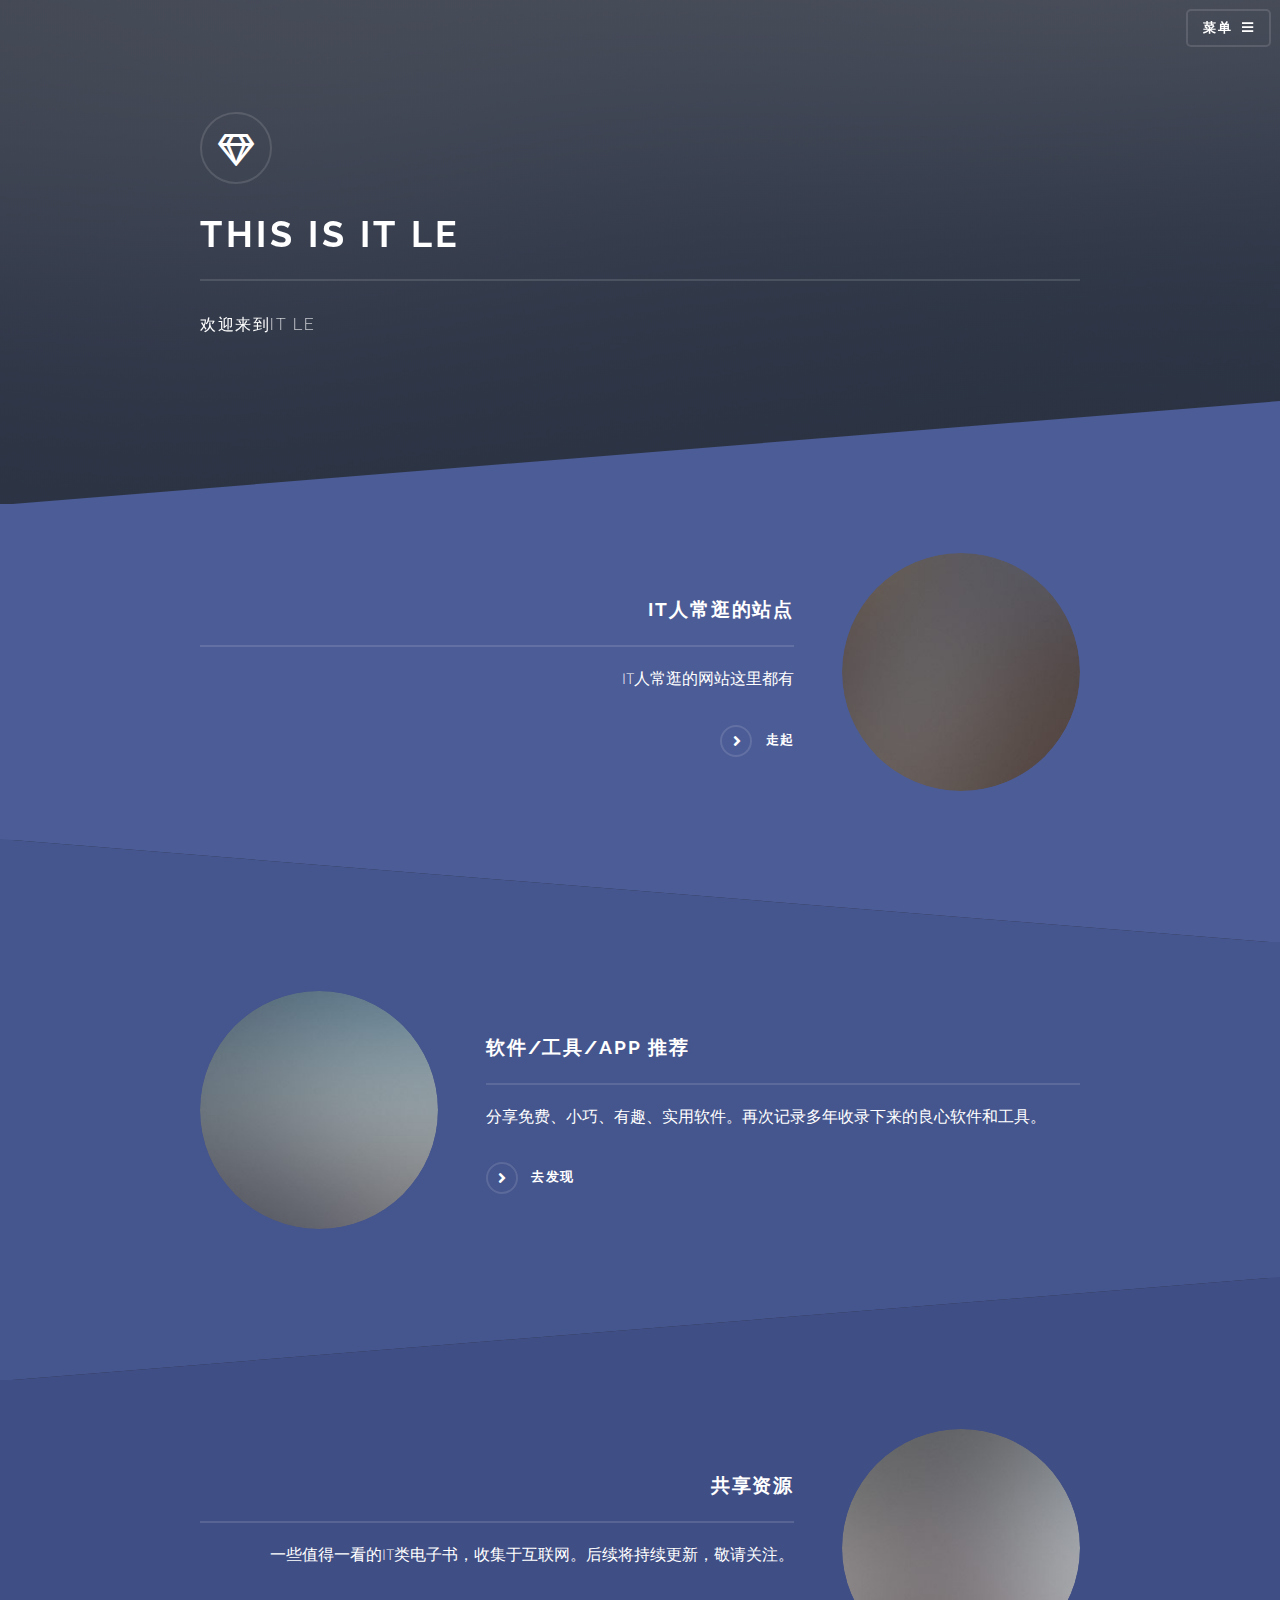
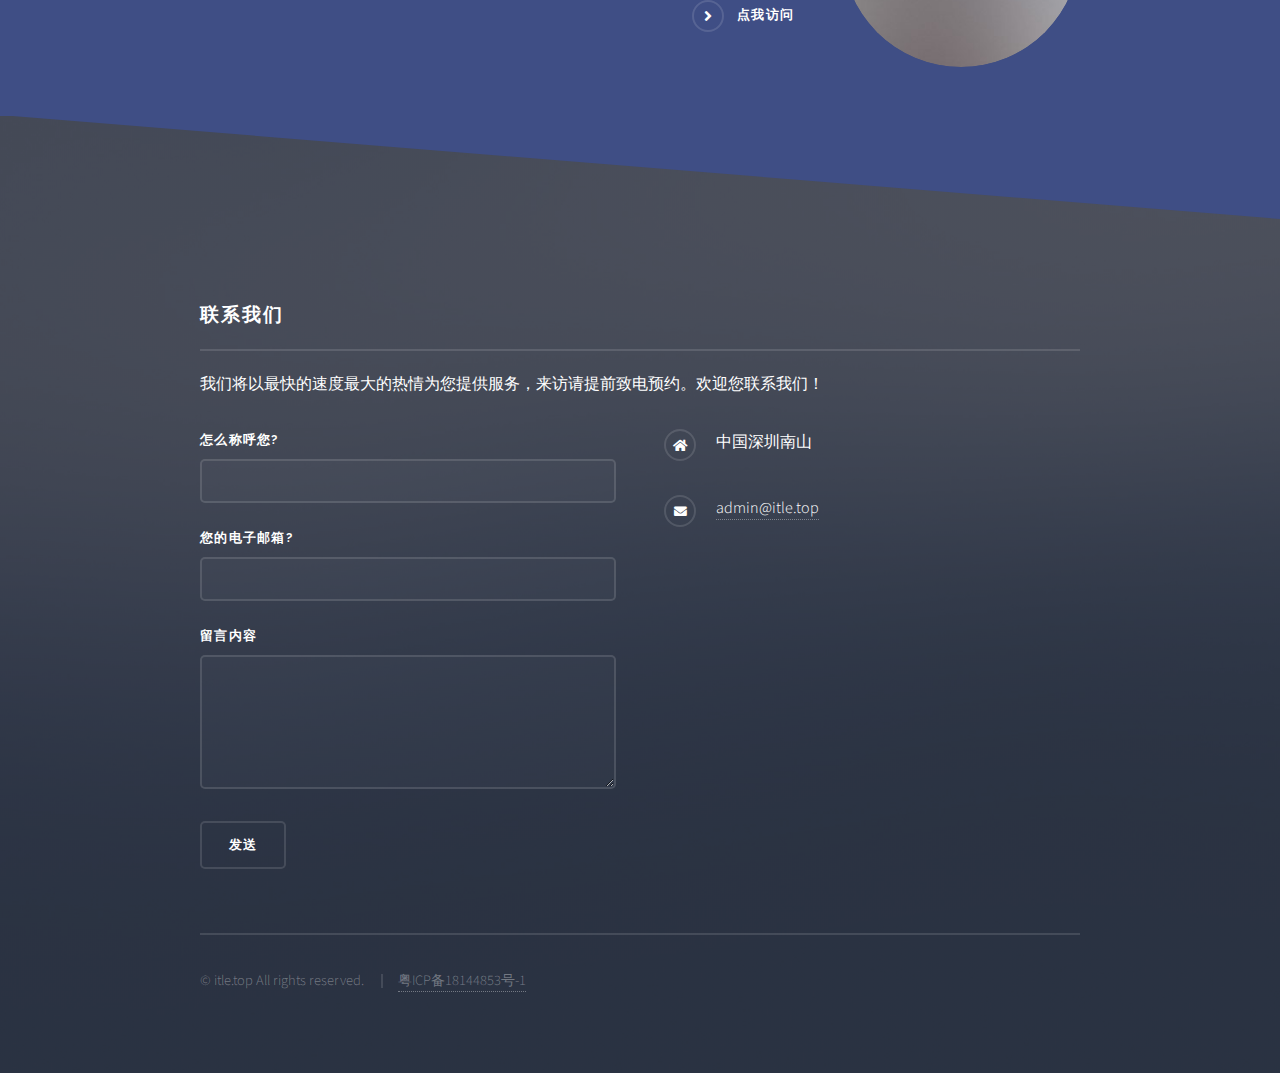
<file: index.html>
<!DOCTYPE HTML>

<html>
	<head>
		<title>IT Le</title>
		<meta charset="utf-8" />
		<meta name="viewport" content="width=device-width, initial-scale=1, user-scalable=no" />
		<link rel="stylesheet" href="assets/css/main.css" />
		<noscript><link rel="stylesheet" href="assets/css/noscript.css" /></noscript>
	</head>
	<body class="is-preload">

		<!-- Page Wrapper -->
			<div id="page-wrapper">

				<!-- Header -->
					<header id="header" class="alt">
						<h1><a href="index.html">IT Le</a></h1>
						<nav>
							<a href="#menu">菜单</a>
						</nav>
					</header>

				<!-- 菜单 -->
					<nav id="menu">
						<div class="inner">
							<h2>菜单</h2>
							<ul class="links">
								<li><a href="index.html">首页</a></li>
								<li><a href="about.html">关于</a></li>
								<!-- <li><a href="generic.html">通用的</a></li> -->
								<!-- <li><a href="elements.html">基本元素</a></li> -->
								<!-- <li><a href="#">Log In</a></li>
								<li><a href="#">Sign Up</a></li> -->
							</ul>
							<a href="#" class="close">Close</a>
						</div>
					</nav>

				<!-- Banner -->
					<section id="banner">
						<div class="inner">
							<div class="logo"><span class="icon fa-gem"></span></div>
							<h2>This is IT Le</h2>
							<p>欢迎来到IT LE</p>
						</div>
					</section>

				<!-- Wrapper -->
					<section id="wrapper">

						<!-- One -->
							<section id="one" class="wrapper spotlight style1">
								<div class="inner">
									<a href="#" class="image"><img src="images/pic01.jpg" alt="" /></a>
									<div class="content">
										<h2 class="major">IT人常逛的站点</h2>
										<p>IT人常逛的网站这里都有</p>
										<a href="#" class="special">走起</a>
									</div>
								</div>
							</section>

						<!-- Two -->
							<section id="two" class="wrapper alt spotlight style2">
								<div class="inner">
									<a href="#" class="image"><img src="images/pic02.jpg" alt="" /></a>
									<div class="content">
										<h2 class="major">软件/工具/APP 推荐</h2>
										<p>分享免费、小巧、有趣、实用软件。再次记录多年收录下来的良心软件和工具。</p>
										<a href="#" class="special">去发现</a>
									</div>
								</div>
							</section>

						<!-- Three -->
							<section id="three" class="wrapper spotlight style3">
								<div class="inner">
									<a href="#" class="image"><img src="images/pic03.jpg" alt="" /></a>
									<div class="content">
										<h2 class="major">共享资源</h2>
										<p>一些值得一看的IT类电子书，收集于互联网。后续将持续更新，敬请关注。</p>
										<a href="./shareFiles/" class="special">点我访问</a>
									</div>
								</div>
							</section>

						<!-- Four -->
							<!-- <section id="four" class="wrapper alt style1">
								<div class="inner">
									<h2 class="major">Vitae phasellus</h2>
									<p>Cras mattis ante fermentum, malesuada neque vitae, eleifend erat. Phasellus non pulvinar erat. Fusce tincidunt, nisl eget mattis egestas, purus ipsum consequat orci, sit amet lobortis lorem lacus in tellus. Sed ac elementum arcu. Quisque placerat auctor laoreet.</p>
									<section class="features">
										<article>
											<a href="#" class="image"><img src="images/pic04.jpg" alt="" /></a>
											<h3 class="major">Sed feugiat lorem</h3>
											<p>Lorem ipsum dolor sit amet, consectetur adipiscing vehicula id nulla dignissim dapibus ultrices.</p>
											<a href="#" class="special">Learn more</a>
										</article>
										<article>
											<a href="#" class="image"><img src="images/pic05.jpg" alt="" /></a>
											<h3 class="major">Nisl placerat</h3>
											<p>Lorem ipsum dolor sit amet, consectetur adipiscing vehicula id nulla dignissim dapibus ultrices.</p>
											<a href="#" class="special">Learn more</a>
										</article>
										<article>
											<a href="#" class="image"><img src="images/pic06.jpg" alt="" /></a>
											<h3 class="major">Ante fermentum</h3>
											<p>Lorem ipsum dolor sit amet, consectetur adipiscing vehicula id nulla dignissim dapibus ultrices.</p>
											<a href="#" class="special">Learn more</a>
										</article>
										<article>
											<a href="#" class="image"><img src="images/pic07.jpg" alt="" /></a>
											<h3 class="major">Fusce consequat</h3>
											<p>Lorem ipsum dolor sit amet, consectetur adipiscing vehicula id nulla dignissim dapibus ultrices.</p>
											<a href="#" class="special">Learn more</a>
										</article>
									</section>
									<ul class="actions">
										<li><a href="#" class="button">Browse All</a></li>
									</ul>
								</div>
							</section> -->

					</section>

				<!-- Footer -->
					<section id="footer">
						<div class="inner">
							<h2 class="major">联系我们</h2>
							<p>我们将以最快的速度最大的热情为您提供服务，来访请提前致电预约。欢迎您联系我们！</p>
							<form method="post" action="#">
								<div class="fields">
									<div class="field">
										<label for="name">怎么称呼您?</label>
										<input type="text" name="name" id="name" />
									</div>
									<div class="field">
										<label for="email">您的电子邮箱?</label>
										<input type="email" name="email" id="email" />
									</div>
									<div class="field">
										<label for="message">留言内容</label>
										<textarea name="message" id="message" rows="4"></textarea>
									</div>
								</div>
								<ul class="actions">
									<li><input type="submit" value="发送" /></li>
								</ul>
							</form>
							<ul class="contact">
								<li class="icon solid fa-home">
									中国深圳南山
								</li>
								<!-- <li class="icon solid fa-phone">(000) 000-0000</li> -->
								<li class="icon solid fa-envelope"><a href="#">admin@itle.top</a></li>
								<!-- <li class="icon brands fa-twitter"><a href="#">twitter.com/untitled-tld</a></li> -->
								<!-- <li class="icon brands fa-facebook-f"><a href="#">facebook.com/untitled-tld</a></li> -->
								<!-- <li class="icon brands fa-instagram"><a href="#">instagram.com/untitled-tld</a></li> -->
							</ul>
							<ul class="copyright">
								<li>&copy; itle.top All rights reserved.</li>
								<li><a href="http://beian.miit.gov.cn">粤ICP备18144853号-1</a></li>
								<!-- <li>Design: <a href="http://itle.top">HTML5 UP</a></li> -->
							</ul>
						</div>
					</section>

			</div>

		<!-- Scripts -->
			<script src="assets/js/jquery.min.js"></script>
			<script src="assets/js/jquery.scrollex.min.js"></script>
			<script src="assets/js/browser.min.js"></script>
			<script src="assets/js/breakpoints.min.js"></script>
			<script src="assets/js/util.js"></script>
			<script src="assets/js/main.js"></script>

	</body>
</html>
</file>
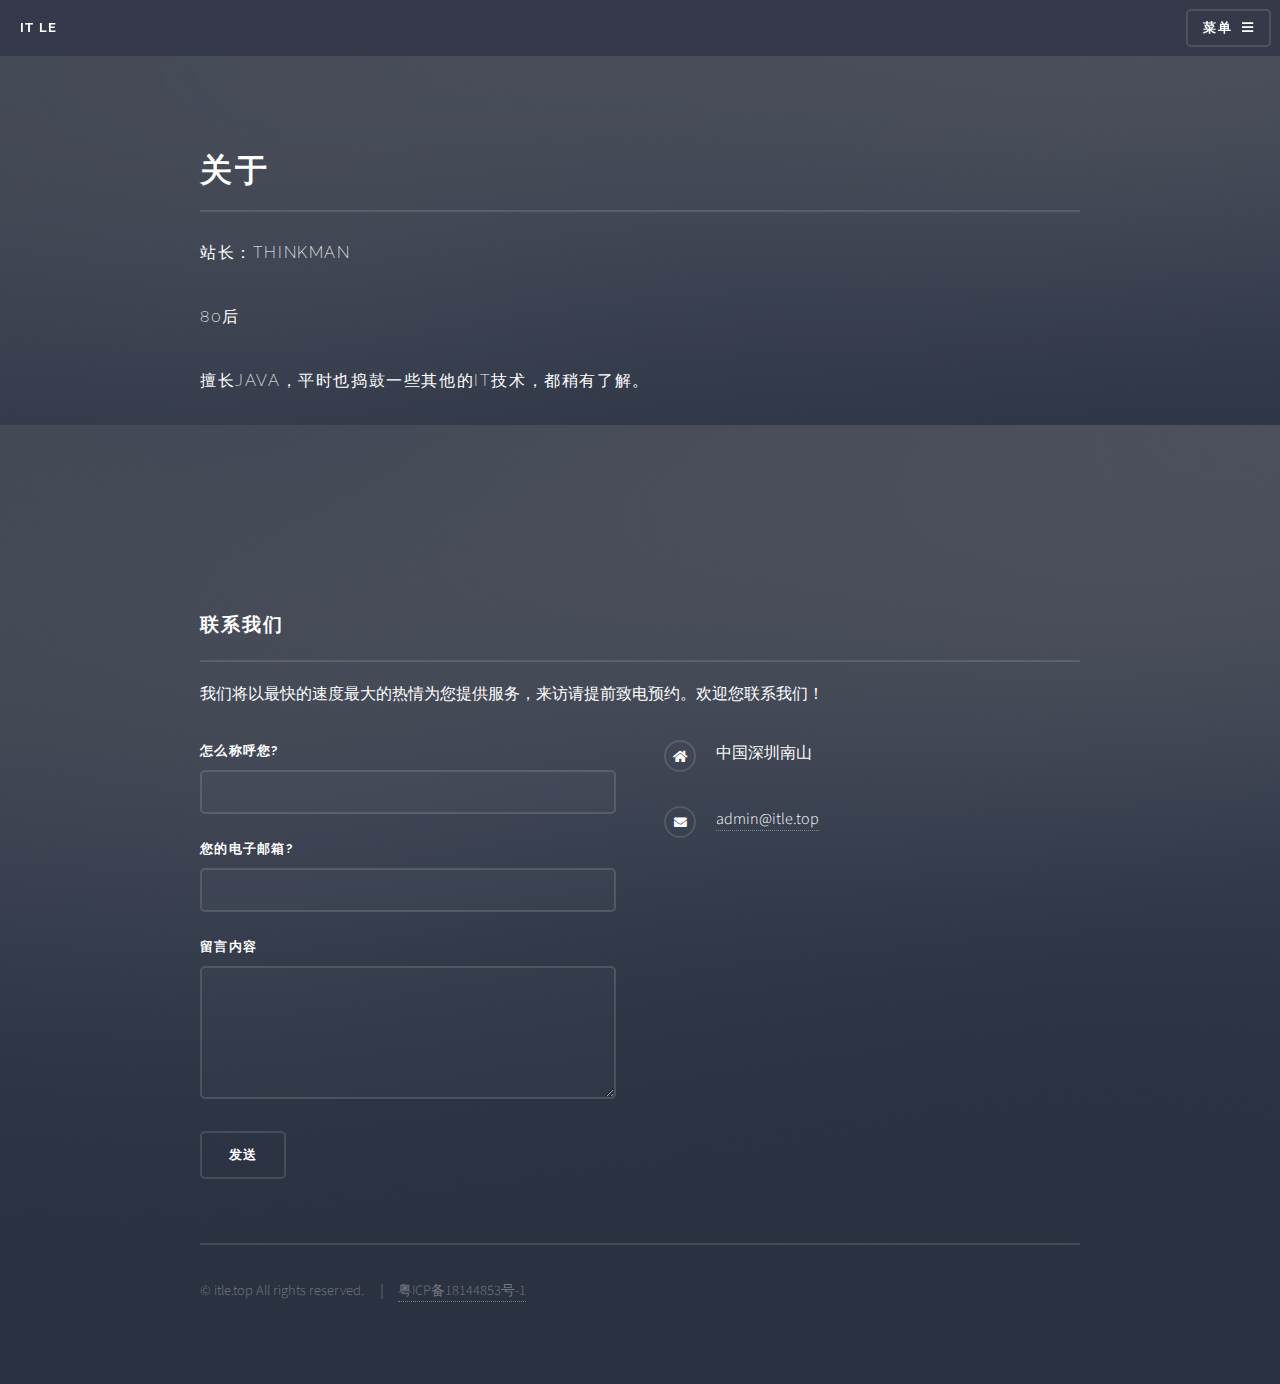
<file: about.html>
<!DOCTYPE HTML>

<html>
	<head>
		<title>关于 - IT Le</title>
		<meta charset="utf-8" />
		<meta name="viewport" content="width=device-width, initial-scale=1, user-scalable=no" />
		<link rel="stylesheet" href="assets/css/main.css" />
		<noscript><link rel="stylesheet" href="assets/css/noscript.css" /></noscript>
	</head>
	<body class="is-preload">

		<!-- Page Wrapper -->
			<div id="page-wrapper">

				<!-- Header -->
					<header id="header">
						<h1><a href="index.html">IT Le</a></h1>
						<nav>
							<a href="#menu">菜单</a>
						</nav>
					</header>

				<!-- 菜单 -->
					<nav id="menu">
						<div class="inner">
							<h2>菜单</h2>
							<ul class="links">
								<li><a href="index.html">首页</a></li>
								<li><a href="about.html">关于</a></li>
								<!-- <li><a href="generic.html">通用的</a></li> -->
								<!-- <li><a href="elements.html">基本元素</a></li> -->
								<!-- <li><a href="#">Log In</a></li>
								<li><a href="#">Sign Up</a></li> -->
							</ul>
							<a href="#" class="close">Close</a>
						</div>
					</nav>

				<!-- Wrapper -->
					<section id="wrapper">
						<header>
							<div class="inner">
								<h2>关于</h2>
								<p>站长：ThinkMan</p>
								<p>80后</p>
								<p>擅长Java，平时也捣鼓一些其他的it技术，都稍有了解。</p>
							</div>
						</header>

						<!-- Content -->
							<!-- <div class="wrapper">
								<div class="inner">

									<h3 class="major">Lorem ipsum dolor</h3>
									<p>Morbi mattis mi consectetur tortor elementum, varius pellentesque velit convallis. Aenean tincidunt lectus auctor mauris maximus, ac scelerisque ipsum tempor. Duis vulputate ex et ex tincidunt, quis lacinia velit aliquet. Duis non efficitur nisi, id malesuada justo. Maecenas sagittis felis ac sagittis semper. Curabitur purus leo donec vel dolor at arcu tincidunt bibendum. Interdum et malesuada fames ac ante ipsum primis in faucibus. Fusce ut aliquet justo. Donec id neque ipsum. Integer eget ultricies odio. Nam vel ex a orci fringilla tincidunt. Aliquam eleifend ligula non velit accumsan cursus. Etiam ut gravida sapien.</p>

									<p>Vestibulum ultrices risus velit, sit amet blandit massa auctor sit amet. Sed eu lectus sem. Phasellus in odio at ipsum porttitor mollis id vel diam. Praesent sit amet posuere risus, eu faucibus lectus. Vivamus ex ligula, tempus pulvinar ipsum in, auctor porta quam. Proin nec commodo, vel scelerisque nisi scelerisque. Suspendisse id quam vel tortor tincidunt suscipit. Nullam auctor orci eu dolor consectetur, interdum ullamcorper ante tincidunt. Mauris felis nec felis elementum varius.</p>

									<h3 class="major">Vitae phasellus</h3>
									<p>Cras mattis ante fermentum, malesuada neque vitae, eleifend erat. Phasellus non pulvinar erat. Fusce tincidunt, nisl eget mattis egestas, purus ipsum consequat orci, sit amet lobortis lorem lacus in tellus. Sed ac elementum arcu. Quisque placerat auctor laoreet.</p>

									<section class="features">
										<article>
											<a href="#" class="image"><img src="images/pic04.jpg" alt="" /></a>
											<h3 class="major">Sed feugiat lorem</h3>
											<p>Lorem ipsum dolor sit amet, consectetur adipiscing vehicula id nulla dignissim dapibus ultrices.</p>
											<a href="#" class="special">Learn more</a>
										</article>
										<article>
											<a href="#" class="image"><img src="images/pic05.jpg" alt="" /></a>
											<h3 class="major">Nisl placerat</h3>
											<p>Lorem ipsum dolor sit amet, consectetur adipiscing vehicula id nulla dignissim dapibus ultrices.</p>
											<a href="#" class="special">Learn more</a>
										</article>
									</section>

								</div>
							</div> -->

					</section>

				<!-- Footer -->
					<section id="footer">
						<div class="inner">
							<h2 class="major">联系我们</h2>
							<p>我们将以最快的速度最大的热情为您提供服务，来访请提前致电预约。欢迎您联系我们！</p>
							<form method="post" action="#">
								<div class="fields">
									<div class="field">
										<label for="name">怎么称呼您?</label>
										<input type="text" name="name" id="name" />
									</div>
									<div class="field">
										<label for="email">您的电子邮箱?</label>
										<input type="email" name="email" id="email" />
									</div>
									<div class="field">
										<label for="message">留言内容</label>
										<textarea name="message" id="message" rows="4"></textarea>
									</div>
								</div>
								<ul class="actions">
									<li><input type="submit" value="发送" /></li>
								</ul>
							</form>
							<ul class="contact">
								<li class="icon solid fa-home">
									中国深圳南山
								</li>
								<!-- <li class="icon solid fa-phone">(000) 000-0000</li> -->
								<li class="icon solid fa-envelope"><a href="#">admin@itle.top</a></li>
								<!-- <li class="icon brands fa-twitter"><a href="#">twitter.com/untitled-tld</a></li> -->
								<!-- <li class="icon brands fa-facebook-f"><a href="#">facebook.com/untitled-tld</a></li> -->
								<!-- <li class="icon brands fa-instagram"><a href="#">instagram.com/untitled-tld</a></li> -->
							</ul>
							<ul class="copyright">
								<li>&copy; itle.top All rights reserved.</li>
								<li><a href="http://beian.miit.gov.cn">粤ICP备18144853号-1</a></li>
								<!-- <li>Design: <a href="http://itle.top">HTML5 UP</a></li> -->
							</ul>
						</div>
					</section>

			</div>

		<!-- Scripts -->
			<script src="assets/js/jquery.min.js"></script>
			<script src="assets/js/jquery.scrollex.min.js"></script>
			<script src="assets/js/browser.min.js"></script>
			<script src="assets/js/breakpoints.min.js"></script>
			<script src="assets/js/util.js"></script>
			<script src="assets/js/main.js"></script>

	</body>
</html>
</file>
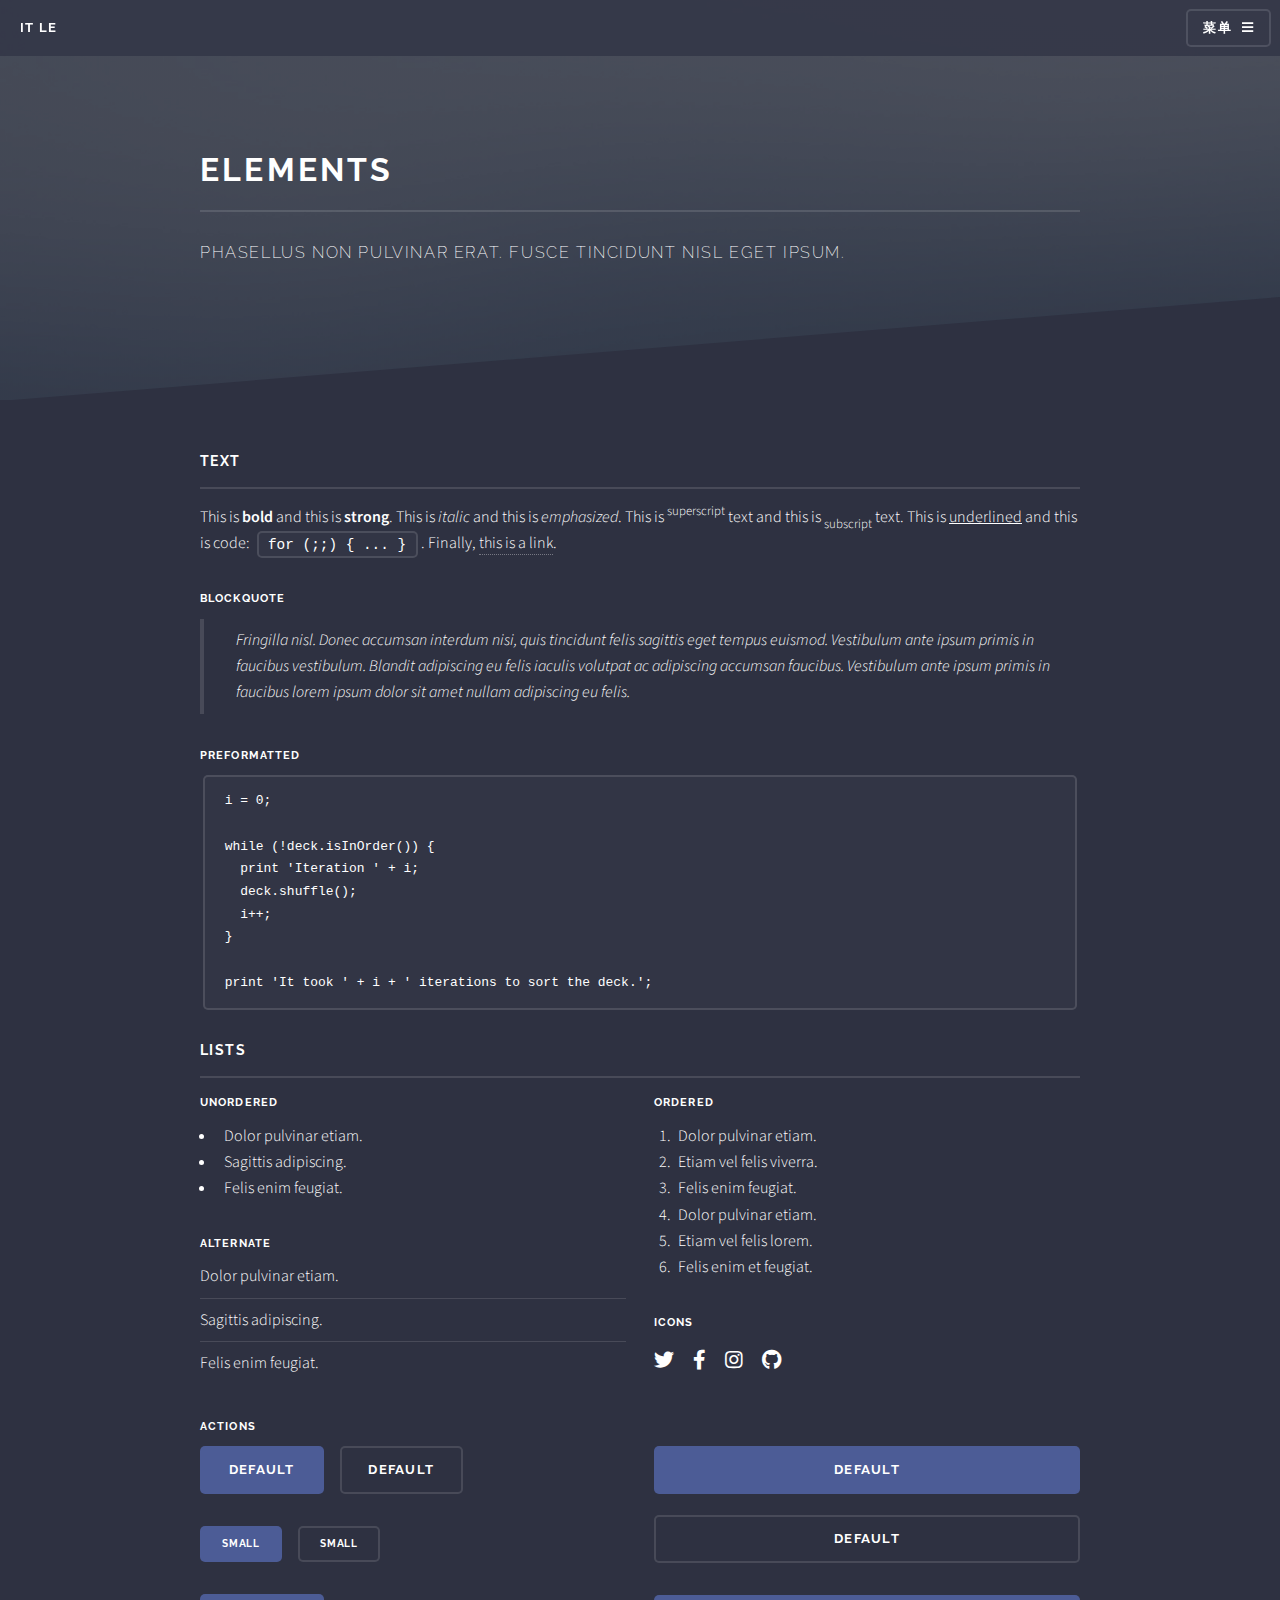
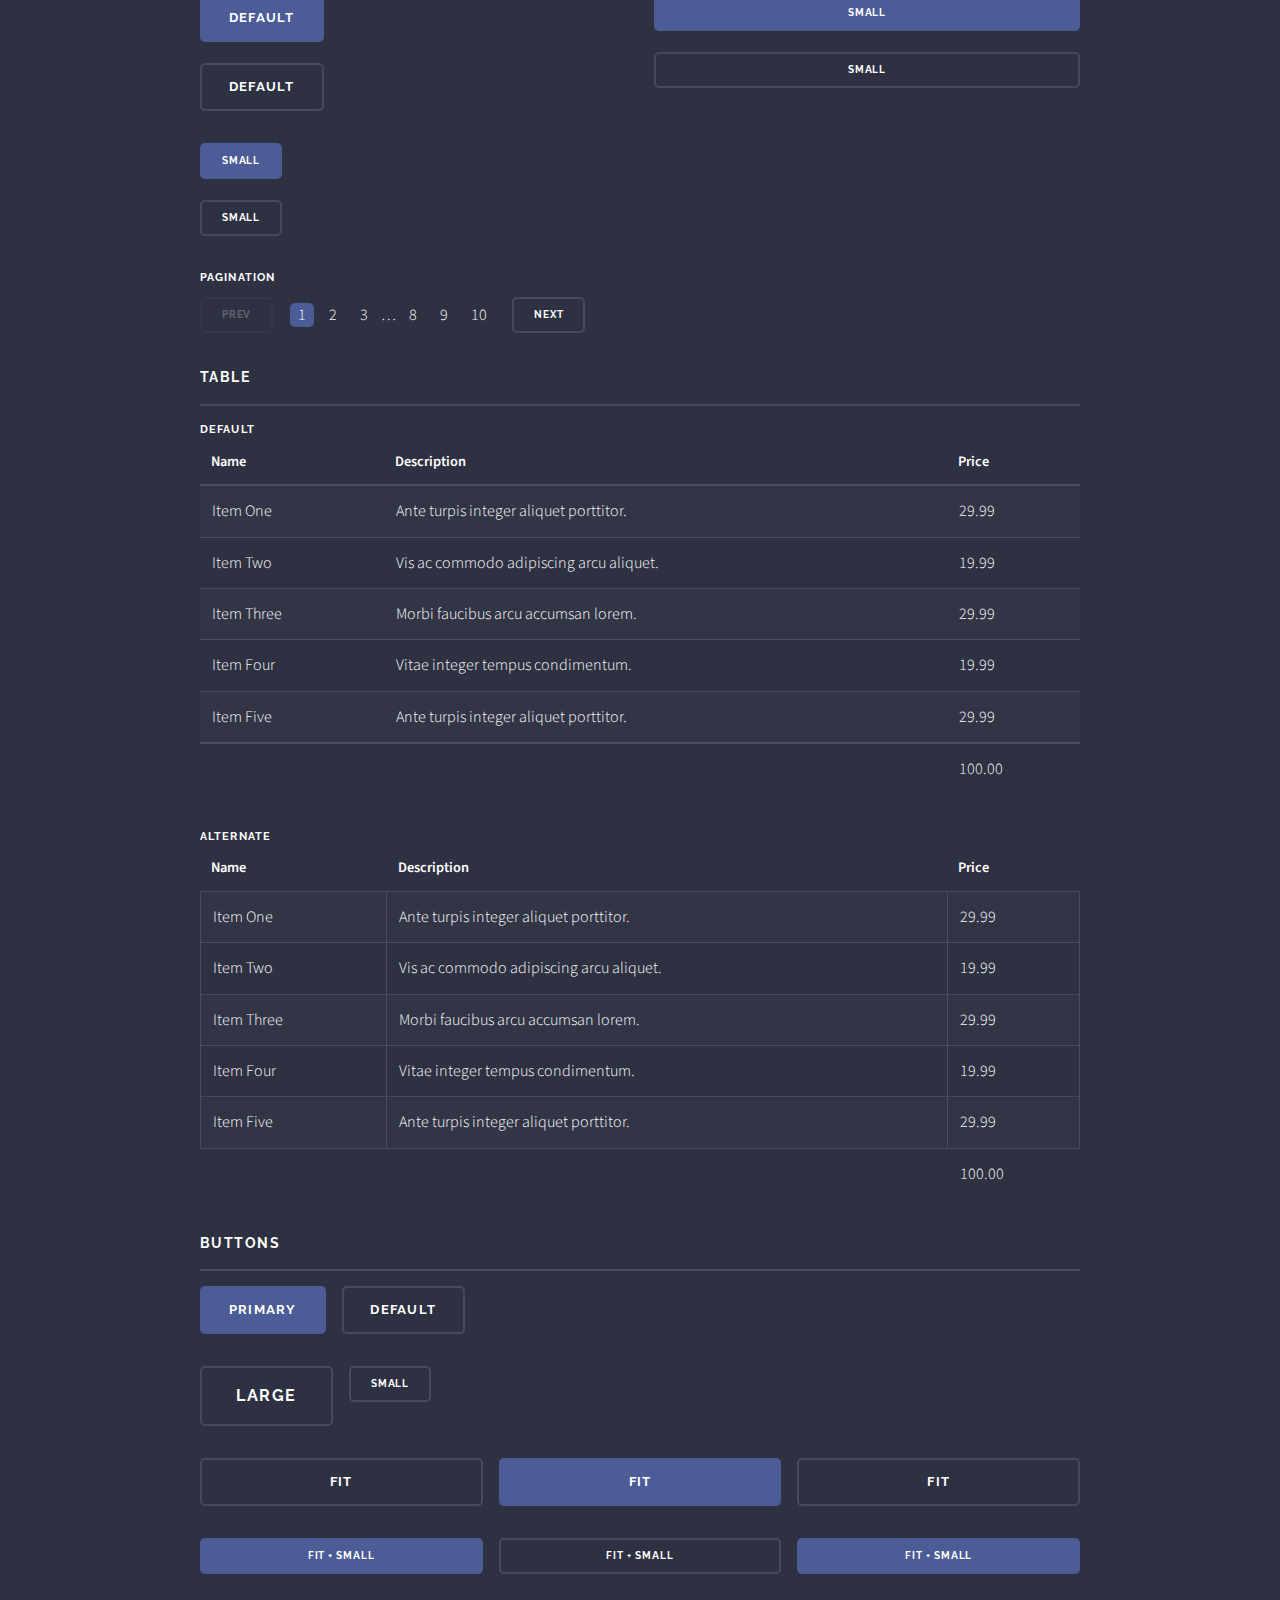
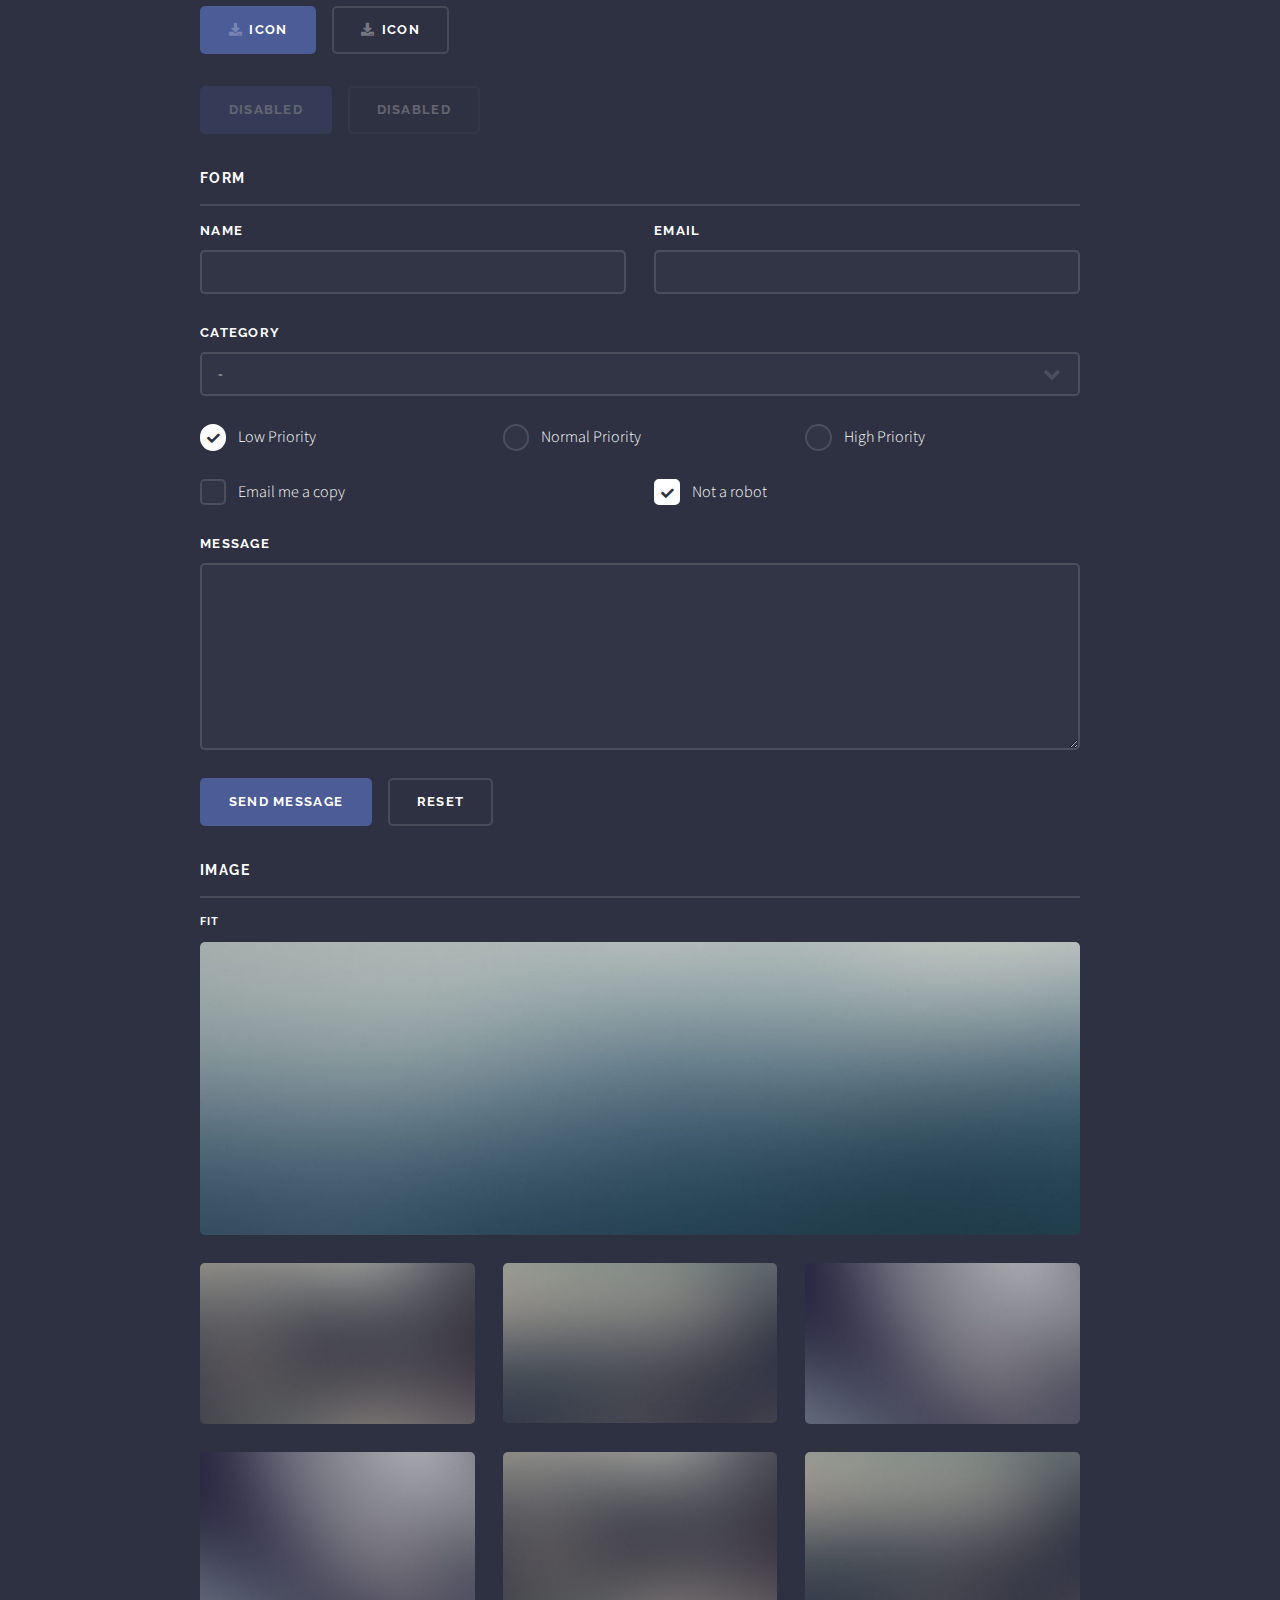
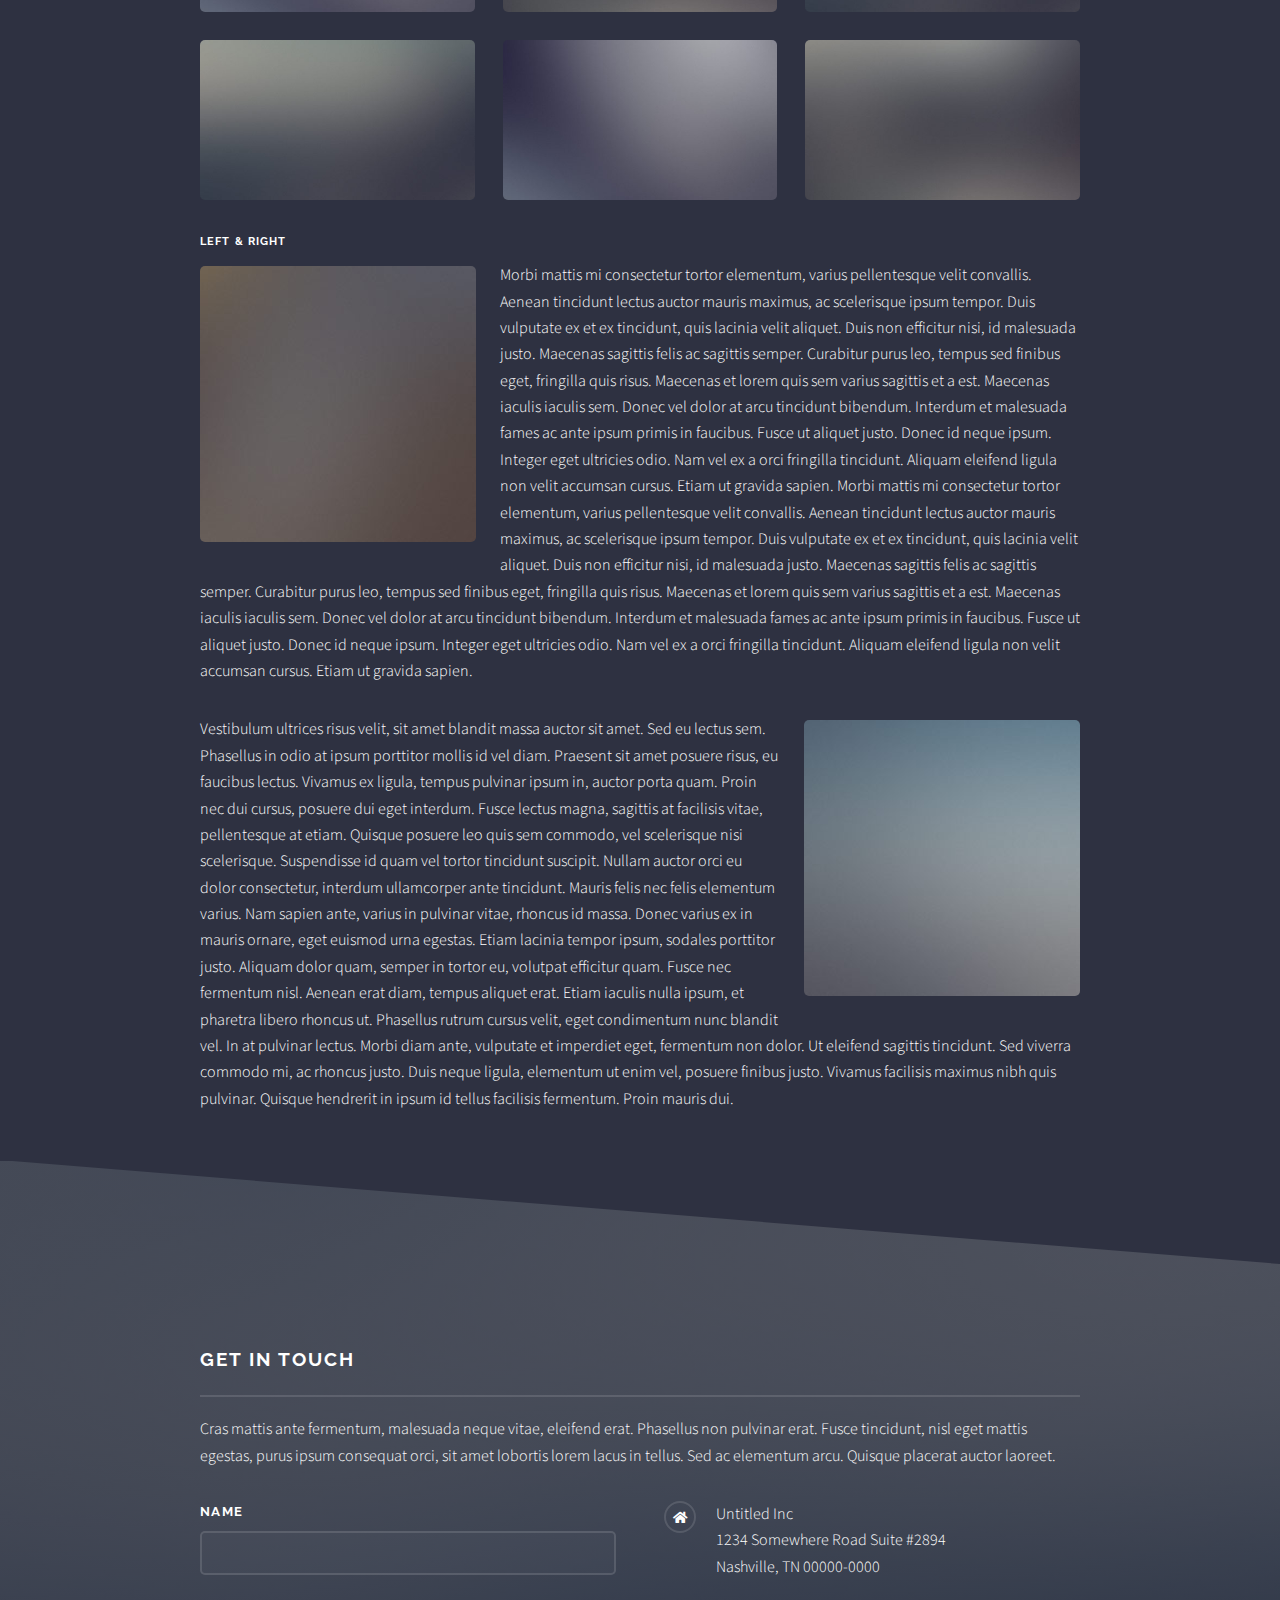
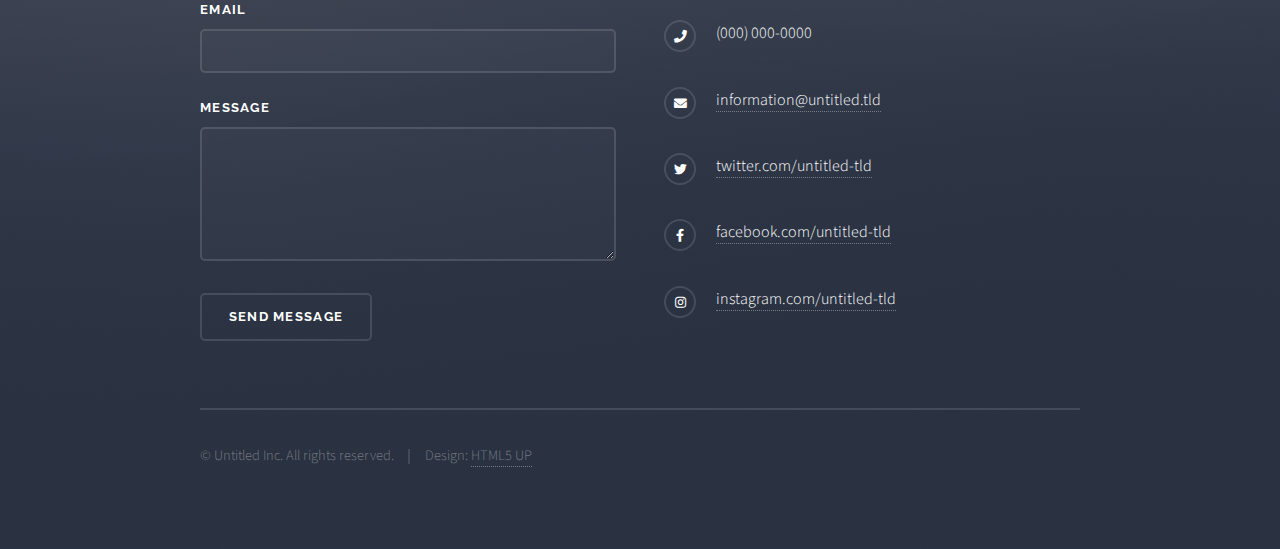
<file: elements.html>
<!DOCTYPE HTML>

<html>
	<head>
		<title>Elements - IT Le</title>
		<meta charset="utf-8" />
		<meta name="viewport" content="width=device-width, initial-scale=1, user-scalable=no" />
		<link rel="stylesheet" href="assets/css/main.css" />
		<noscript><link rel="stylesheet" href="assets/css/noscript.css" /></noscript>
	</head>
	<body class="is-preload">

		<!-- Page Wrapper -->
			<div id="page-wrapper">

				<!-- Header -->
					<header id="header">
						<h1><a href="index.html">IT Le</a></h1>
						<nav>
							<a href="#menu">菜单</a>
						</nav>
					</header>

				<!-- 菜单 -->
					<nav id="menu">
						<div class="inner">
							<h2>菜单</h2>
							<ul class="links">
								<li><a href="index.html">Home</a></li>
								<li><a href="generic.html">Generic</a></li>
								<li><a href="elements.html">Elements</a></li>
								<li><a href="#">Log In</a></li>
								<li><a href="#">Sign Up</a></li>
							</ul>
							<a href="#" class="close">Close</a>
						</div>
					</nav>

				<!-- Wrapper -->
					<section id="wrapper">
						<header>
							<div class="inner">
								<h2>Elements</h2>
								<p>Phasellus non pulvinar erat. Fusce tincidunt nisl eget ipsum.</p>
							</div>
						</header>

						<!-- Content -->
							<div class="wrapper">
								<div class="inner">

									<section>
										<h3 class="major">Text</h3>
										<p>This is <b>bold</b> and this is <strong>strong</strong>. This is <i>italic</i> and this is <em>emphasized</em>.
										This is <sup>superscript</sup> text and this is <sub>subscript</sub> text.
										This is <u>underlined</u> and this is code: <code>for (;;) { ... }</code>. Finally, <a href="#">this is a link</a>.</p>
										<h4>Blockquote</h4>
										<blockquote>Fringilla nisl. Donec accumsan interdum nisi, quis tincidunt felis sagittis eget tempus euismod. Vestibulum ante ipsum primis in faucibus vestibulum. Blandit adipiscing eu felis iaculis volutpat ac adipiscing accumsan faucibus. Vestibulum ante ipsum primis in faucibus lorem ipsum dolor sit amet nullam adipiscing eu felis.</blockquote>
										<h4>Preformatted</h4>
										<pre><code>i = 0;

while (!deck.isInOrder()) {
  print 'Iteration ' + i;
  deck.shuffle();
  i++;
}

print 'It took ' + i + ' iterations to sort the deck.';</code></pre>
									</section>

									<section>
										<h3 class="major">Lists</h3>
										<div class="row">
											<div class="col-6 col-12-medium">
												<h4>Unordered</h4>
												<ul>
													<li>Dolor pulvinar etiam.</li>
													<li>Sagittis adipiscing.</li>
													<li>Felis enim feugiat.</li>
												</ul>
												<h4>Alternate</h4>
												<ul class="alt">
													<li>Dolor pulvinar etiam.</li>
													<li>Sagittis adipiscing.</li>
													<li>Felis enim feugiat.</li>
												</ul>
											</div>
											<div class="col-6 col-12-medium">
												<h4>Ordered</h4>
												<ol>
													<li>Dolor pulvinar etiam.</li>
													<li>Etiam vel felis viverra.</li>
													<li>Felis enim feugiat.</li>
													<li>Dolor pulvinar etiam.</li>
													<li>Etiam vel felis lorem.</li>
													<li>Felis enim et feugiat.</li>
												</ol>
												<h4>Icons</h4>
												<ul class="icons">
													<li><a href="#" class="icon brands fa-twitter"><span class="label">Twitter</span></a></li>
													<li><a href="#" class="icon brands fa-facebook-f"><span class="label">Facebook</span></a></li>
													<li><a href="#" class="icon brands fa-instagram"><span class="label">Instagram</span></a></li>
													<li><a href="#" class="icon brands fa-github"><span class="label">Github</span></a></li>
												</ul>
											</div>
										</div>
										<h4>Actions</h4>
										<div class="row">
											<div class="col-6 col-12-medium">
												<ul class="actions">
													<li><a href="#" class="button primary">Default</a></li>
													<li><a href="#" class="button">Default</a></li>
												</ul>
												<ul class="actions small">
													<li><a href="#" class="button primary small">Small</a></li>
													<li><a href="#" class="button small">Small</a></li>
												</ul>
												<ul class="actions stacked">
													<li><a href="#" class="button primary">Default</a></li>
													<li><a href="#" class="button">Default</a></li>
												</ul>
												<ul class="actions stacked small">
													<li><a href="#" class="button primary small">Small</a></li>
													<li><a href="#" class="button small">Small</a></li>
												</ul>
											</div>
											<div class="col-6 col-12-medium">
												<ul class="actions stacked">
													<li><a href="#" class="button primary fit">Default</a></li>
													<li><a href="#" class="button fit">Default</a></li>
												</ul>
												<ul class="actions stacked small">
													<li><a href="#" class="button primary small fit">Small</a></li>
													<li><a href="#" class="button small fit">Small</a></li>
												</ul>
											</div>
										</div>
										<h4>Pagination</h4>
										<ul class="pagination">
											<li><span class="button small disabled">Prev</span></li>
											<li><a href="#" class="page active">1</a></li>
											<li><a href="#" class="page">2</a></li>
											<li><a href="#" class="page">3</a></li>
											<li><span>&hellip;</span></li>
											<li><a href="#" class="page">8</a></li>
											<li><a href="#" class="page">9</a></li>
											<li><a href="#" class="page">10</a></li>
											<li><a href="#" class="button small">Next</a></li>
										</ul>
									</section>

									<section>
										<h3 class="major">Table</h3>
										<h4>Default</h4>
										<div class="table-wrapper">
											<table>
												<thead>
													<tr>
														<th>Name</th>
														<th>Description</th>
														<th>Price</th>
													</tr>
												</thead>
												<tbody>
													<tr>
														<td>Item One</td>
														<td>Ante turpis integer aliquet porttitor.</td>
														<td>29.99</td>
													</tr>
													<tr>
														<td>Item Two</td>
														<td>Vis ac commodo adipiscing arcu aliquet.</td>
														<td>19.99</td>
													</tr>
													<tr>
														<td>Item Three</td>
														<td> Morbi faucibus arcu accumsan lorem.</td>
														<td>29.99</td>
													</tr>
													<tr>
														<td>Item Four</td>
														<td>Vitae integer tempus condimentum.</td>
														<td>19.99</td>
													</tr>
													<tr>
														<td>Item Five</td>
														<td>Ante turpis integer aliquet porttitor.</td>
														<td>29.99</td>
													</tr>
												</tbody>
												<tfoot>
													<tr>
														<td colspan="2"></td>
														<td>100.00</td>
													</tr>
												</tfoot>
											</table>
										</div>

										<h4>Alternate</h4>
										<div class="table-wrapper">
											<table class="alt">
												<thead>
													<tr>
														<th>Name</th>
														<th>Description</th>
														<th>Price</th>
													</tr>
												</thead>
												<tbody>
													<tr>
														<td>Item One</td>
														<td>Ante turpis integer aliquet porttitor.</td>
														<td>29.99</td>
													</tr>
													<tr>
														<td>Item Two</td>
														<td>Vis ac commodo adipiscing arcu aliquet.</td>
														<td>19.99</td>
													</tr>
													<tr>
														<td>Item Three</td>
														<td> Morbi faucibus arcu accumsan lorem.</td>
														<td>29.99</td>
													</tr>
													<tr>
														<td>Item Four</td>
														<td>Vitae integer tempus condimentum.</td>
														<td>19.99</td>
													</tr>
													<tr>
														<td>Item Five</td>
														<td>Ante turpis integer aliquet porttitor.</td>
														<td>29.99</td>
													</tr>
												</tbody>
												<tfoot>
													<tr>
														<td colspan="2"></td>
														<td>100.00</td>
													</tr>
												</tfoot>
											</table>
										</div>
									</section>

									<section>
										<h3 class="major">Buttons</h3>
										<ul class="actions">
											<li><a href="#" class="button primary">Primary</a></li>
											<li><a href="#" class="button">Default</a></li>
										</ul>
										<ul class="actions">
											<li><a href="#" class="button large">Large</a></li>
											<li><a href="#" class="button small">Small</a></li>
										</ul>
										<ul class="actions fit">
											<li><a href="#" class="button fit">Fit</a></li>
											<li><a href="#" class="button primary fit">Fit</a></li>
											<li><a href="#" class="button fit">Fit</a></li>
										</ul>
										<ul class="actions fit small">
											<li><a href="#" class="button primary fit small">Fit + Small</a></li>
											<li><a href="#" class="button fit small">Fit + Small</a></li>
											<li><a href="#" class="button primary fit small">Fit + Small</a></li>
										</ul>
										<ul class="actions">
											<li><a href="#" class="button primary icon solid fa-download">Icon</a></li>
											<li><a href="#" class="button icon solid fa-download">Icon</a></li>
										</ul>
										<ul class="actions">
											<li><span class="button primary disabled">Disabled</span></li>
											<li><span class="button disabled">Disabled</span></li>
										</ul>
									</section>

									<section>
										<h3 class="major">Form</h3>
										<form method="post" action="#">
											<div class="row gtr-uniform">
												<div class="col-6 col-12-xsmall">
													<label for="demo-name">Name</label>
													<input type="text" name="demo-name" id="demo-name" value="" />
												</div>
												<div class="col-6 col-12-xsmall">
													<label for="demo-email">Email</label>
													<input type="email" name="demo-email" id="demo-email" value="" />
												</div>
												<div class="col-12">
													<label for="demo-category">Category</label>
													<select name="demo-category" id="demo-category">
														<option value="">-</option>
														<option value="1">Manufacturing</option>
														<option value="1">Shipping</option>
														<option value="1">Administration</option>
														<option value="1">Human Resources</option>
													</select>
												</div>
												<div class="col-4 col-12-small">
													<input type="radio" id="demo-priority-low" name="demo-priority" checked>
													<label for="demo-priority-low">Low Priority</label>
												</div>
												<div class="col-4 col-12-small">
													<input type="radio" id="demo-priority-normal" name="demo-priority">
													<label for="demo-priority-normal">Normal Priority</label>
												</div>
												<div class="col-4 col-12-small">
													<input type="radio" id="demo-priority-high" name="demo-priority">
													<label for="demo-priority-high">High Priority</label>
												</div>
												<div class="col-6 col-12-small">
													<input type="checkbox" id="demo-copy" name="demo-copy">
													<label for="demo-copy">Email me a copy</label>
												</div>
												<div class="col-6 col-12-small">
													<input type="checkbox" id="demo-human" name="demo-human" checked>
													<label for="demo-human">Not a robot</label>
												</div>
												<div class="col-12">
													<label for="demo-message">Message</label>
													<textarea name="demo-message" id="demo-message" rows="6"></textarea>
												</div>
												<div class="col-12">
													<ul class="actions">
														<li><input type="submit" value="Send Message" class="primary" /></li>
														<li><input type="reset" value="Reset" /></li>
													</ul>
												</div>
											</div>
										</form>
									</section>

									<section>
										<h3 class="major">Image</h3>
										<h4>Fit</h4>
										<div class="box alt">
											<div class="row gtr-uniform">
												<div class="col-12"><span class="image fit"><img src="images/pic08.jpg" alt="" /></span></div>
												<div class="col-4"><span class="image fit"><img src="images/pic05.jpg" alt="" /></span></div>
												<div class="col-4"><span class="image fit"><img src="images/pic06.jpg" alt="" /></span></div>
												<div class="col-4"><span class="image fit"><img src="images/pic07.jpg" alt="" /></span></div>
												<div class="col-4"><span class="image fit"><img src="images/pic07.jpg" alt="" /></span></div>
												<div class="col-4"><span class="image fit"><img src="images/pic05.jpg" alt="" /></span></div>
												<div class="col-4"><span class="image fit"><img src="images/pic06.jpg" alt="" /></span></div>
												<div class="col-4"><span class="image fit"><img src="images/pic06.jpg" alt="" /></span></div>
												<div class="col-4"><span class="image fit"><img src="images/pic07.jpg" alt="" /></span></div>
												<div class="col-4"><span class="image fit"><img src="images/pic05.jpg" alt="" /></span></div>
											</div>
										</div>
										<h4>Left &amp; Right</h4>
										<p><span class="image left"><img src="images/pic01.jpg" alt="" /></span>Morbi mattis mi consectetur tortor elementum, varius pellentesque velit convallis. Aenean tincidunt lectus auctor mauris maximus, ac scelerisque ipsum tempor. Duis vulputate ex et ex tincidunt, quis lacinia velit aliquet. Duis non efficitur nisi, id malesuada justo. Maecenas sagittis felis ac sagittis semper. Curabitur purus leo, tempus sed finibus eget, fringilla quis risus. Maecenas et lorem quis sem varius sagittis et a est. Maecenas iaculis iaculis sem. Donec vel dolor at arcu tincidunt bibendum. Interdum et malesuada fames ac ante ipsum primis in faucibus. Fusce ut aliquet justo. Donec id neque ipsum. Integer eget ultricies odio. Nam vel ex a orci fringilla tincidunt. Aliquam eleifend ligula non velit accumsan cursus. Etiam ut gravida sapien. Morbi mattis mi consectetur tortor elementum, varius pellentesque velit convallis. Aenean tincidunt lectus auctor mauris maximus, ac scelerisque ipsum tempor. Duis vulputate ex et ex tincidunt, quis lacinia velit aliquet. Duis non efficitur nisi, id malesuada justo. Maecenas sagittis felis ac sagittis semper. Curabitur purus leo, tempus sed finibus eget, fringilla quis risus. Maecenas et lorem quis sem varius sagittis et a est. Maecenas iaculis iaculis sem. Donec vel dolor at arcu tincidunt bibendum. Interdum et malesuada fames ac ante ipsum primis in faucibus. Fusce ut aliquet justo. Donec id neque ipsum. Integer eget ultricies odio. Nam vel ex a orci fringilla tincidunt. Aliquam eleifend ligula non velit accumsan cursus. Etiam ut gravida sapien.</p>
										<p><span class="image right"><img src="images/pic02.jpg" alt="" /></span>Vestibulum ultrices risus velit, sit amet blandit massa auctor sit amet. Sed eu lectus sem. Phasellus in odio at ipsum porttitor mollis id vel diam. Praesent sit amet posuere risus, eu faucibus lectus. Vivamus ex ligula, tempus pulvinar ipsum in, auctor porta quam. Proin nec dui cursus, posuere dui eget interdum. Fusce lectus magna, sagittis at facilisis vitae, pellentesque at etiam. Quisque posuere leo quis sem commodo, vel scelerisque nisi scelerisque. Suspendisse id quam vel tortor tincidunt suscipit. Nullam auctor orci eu dolor consectetur, interdum ullamcorper ante tincidunt. Mauris felis nec felis elementum varius. Nam sapien ante, varius in pulvinar vitae, rhoncus id massa. Donec varius ex in mauris ornare, eget euismod urna egestas. Etiam lacinia tempor ipsum, sodales porttitor justo. Aliquam dolor quam, semper in tortor eu, volutpat efficitur quam. Fusce nec fermentum nisl. Aenean erat diam, tempus aliquet erat. Etiam iaculis nulla ipsum, et pharetra libero rhoncus ut. Phasellus rutrum cursus velit, eget condimentum nunc blandit vel. In at pulvinar lectus. Morbi diam ante, vulputate et imperdiet eget, fermentum non dolor. Ut eleifend sagittis tincidunt. Sed viverra commodo mi, ac rhoncus justo. Duis neque ligula, elementum ut enim vel, posuere finibus justo. Vivamus facilisis maximus nibh quis pulvinar. Quisque hendrerit in ipsum id tellus facilisis fermentum. Proin mauris dui.</p>
									</section>

								</div>
							</div>

					</section>

				<!-- Footer -->
					<section id="footer">
						<div class="inner">
							<h2 class="major">Get in touch</h2>
							<p>Cras mattis ante fermentum, malesuada neque vitae, eleifend erat. Phasellus non pulvinar erat. Fusce tincidunt, nisl eget mattis egestas, purus ipsum consequat orci, sit amet lobortis lorem lacus in tellus. Sed ac elementum arcu. Quisque placerat auctor laoreet.</p>
							<form method="post" action="#">
								<div class="fields">
									<div class="field">
										<label for="name">Name</label>
										<input type="text" name="name" id="name" />
									</div>
									<div class="field">
										<label for="email">Email</label>
										<input type="email" name="email" id="email" />
									</div>
									<div class="field">
										<label for="message">Message</label>
										<textarea name="message" id="message" rows="4"></textarea>
									</div>
								</div>
								<ul class="actions">
									<li><input type="submit" value="Send Message" /></li>
								</ul>
							</form>
							<ul class="contact">
								<li class="icon solid fa-home">
									Untitled Inc<br />
									1234 Somewhere Road Suite #2894<br />
									Nashville, TN 00000-0000
								</li>
								<li class="icon solid fa-phone">(000) 000-0000</li>
								<li class="icon solid fa-envelope"><a href="#">information@untitled.tld</a></li>
								<li class="icon brands fa-twitter"><a href="#">twitter.com/untitled-tld</a></li>
								<li class="icon brands fa-facebook-f"><a href="#">facebook.com/untitled-tld</a></li>
								<li class="icon brands fa-instagram"><a href="#">instagram.com/untitled-tld</a></li>
							</ul>
							<ul class="copyright">
								<li>&copy; Untitled Inc. All rights reserved.</li><li>Design: <a href="http://">HTML5 UP</a></li>
							</ul>
						</div>
					</section>

			</div>

		<!-- Scripts -->
			<script src="assets/js/jquery.min.js"></script>
			<script src="assets/js/jquery.scrollex.min.js"></script>
			<script src="assets/js/browser.min.js"></script>
			<script src="assets/js/breakpoints.min.js"></script>
			<script src="assets/js/util.js"></script>
			<script src="assets/js/main.js"></script>

	</body>
</html>
</file>
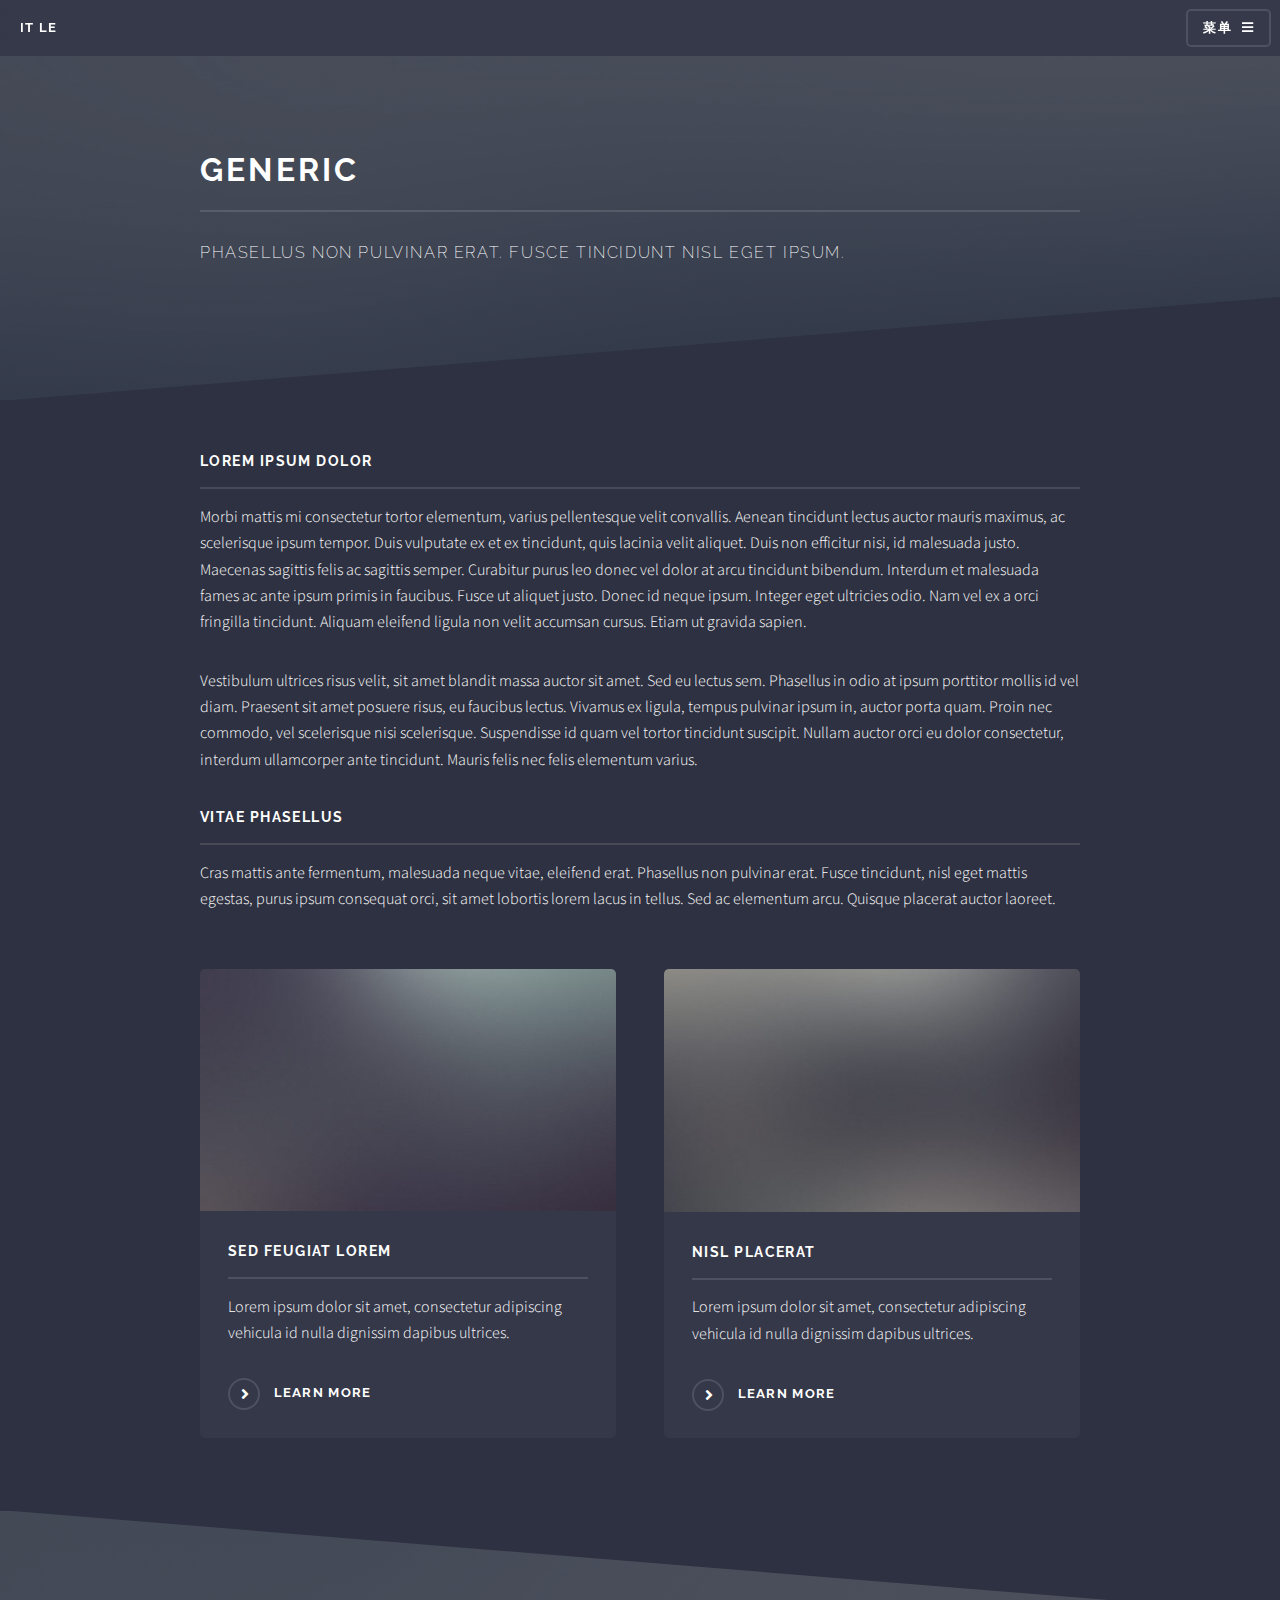
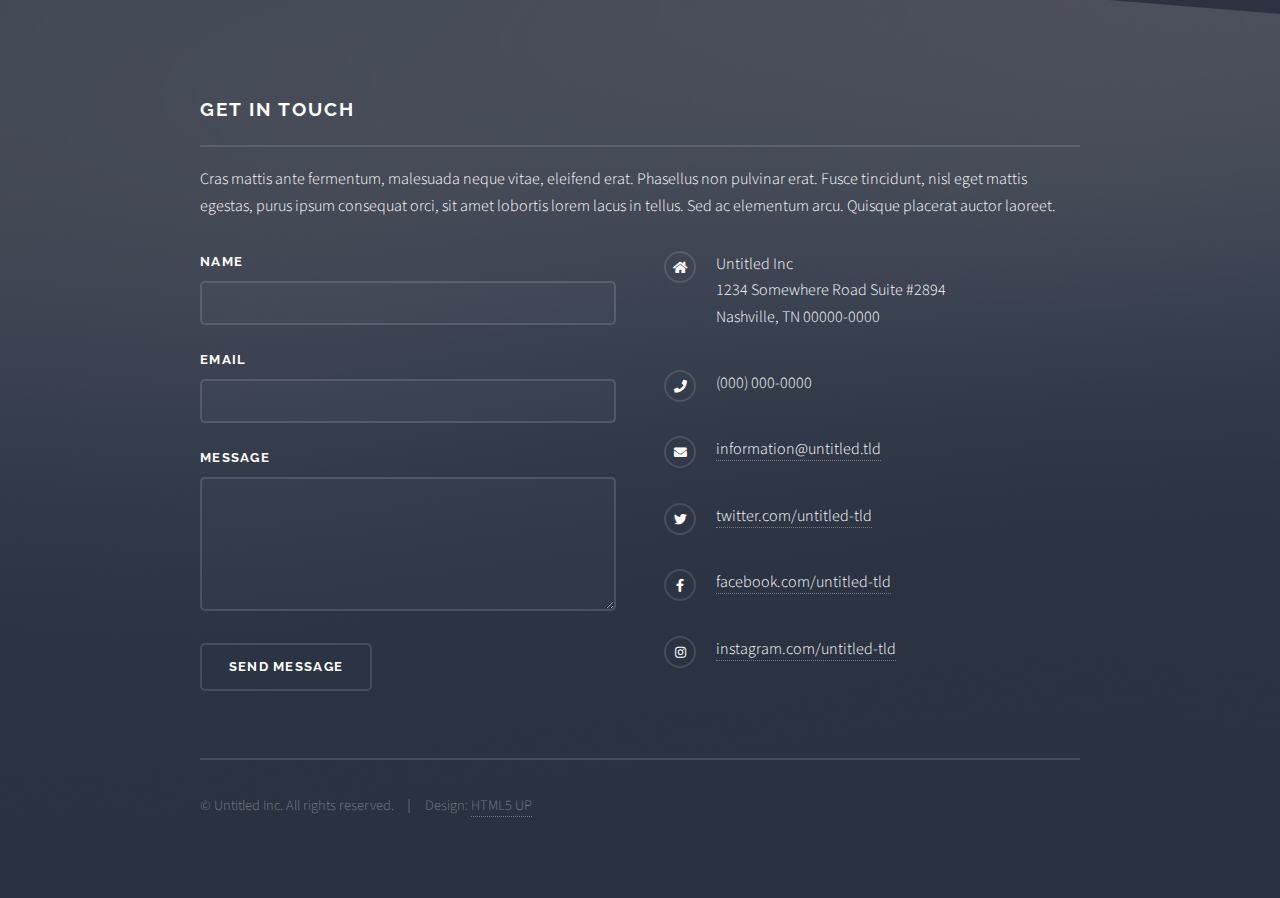
<file: generic.html>
<!DOCTYPE HTML>

<html>
	<head>
		<title>Generic - IT Le</title>
		<meta charset="utf-8" />
		<meta name="viewport" content="width=device-width, initial-scale=1, user-scalable=no" />
		<link rel="stylesheet" href="assets/css/main.css" />
		<noscript><link rel="stylesheet" href="assets/css/noscript.css" /></noscript>
	</head>
	<body class="is-preload">

		<!-- Page Wrapper -->
			<div id="page-wrapper">

				<!-- Header -->
					<header id="header">
						<h1><a href="index.html">IT Le</a></h1>
						<nav>
							<a href="#menu">菜单</a>
						</nav>
					</header>

				<!-- 菜单 -->
					<nav id="menu">
						<div class="inner">
							<h2>菜单</h2>
							<ul class="links">
								<li><a href="index.html">Home</a></li>
								<li><a href="generic.html">Generic</a></li>
								<li><a href="elements.html">Elements</a></li>
								<li><a href="#">Log In</a></li>
								<li><a href="#">Sign Up</a></li>
							</ul>
							<a href="#" class="close">Close</a>
						</div>
					</nav>

				<!-- Wrapper -->
					<section id="wrapper">
						<header>
							<div class="inner">
								<h2>Generic</h2>
								<p>Phasellus non pulvinar erat. Fusce tincidunt nisl eget ipsum.</p>
							</div>
						</header>

						<!-- Content -->
							<div class="wrapper">
								<div class="inner">

									<h3 class="major">Lorem ipsum dolor</h3>
									<p>Morbi mattis mi consectetur tortor elementum, varius pellentesque velit convallis. Aenean tincidunt lectus auctor mauris maximus, ac scelerisque ipsum tempor. Duis vulputate ex et ex tincidunt, quis lacinia velit aliquet. Duis non efficitur nisi, id malesuada justo. Maecenas sagittis felis ac sagittis semper. Curabitur purus leo donec vel dolor at arcu tincidunt bibendum. Interdum et malesuada fames ac ante ipsum primis in faucibus. Fusce ut aliquet justo. Donec id neque ipsum. Integer eget ultricies odio. Nam vel ex a orci fringilla tincidunt. Aliquam eleifend ligula non velit accumsan cursus. Etiam ut gravida sapien.</p>

									<p>Vestibulum ultrices risus velit, sit amet blandit massa auctor sit amet. Sed eu lectus sem. Phasellus in odio at ipsum porttitor mollis id vel diam. Praesent sit amet posuere risus, eu faucibus lectus. Vivamus ex ligula, tempus pulvinar ipsum in, auctor porta quam. Proin nec commodo, vel scelerisque nisi scelerisque. Suspendisse id quam vel tortor tincidunt suscipit. Nullam auctor orci eu dolor consectetur, interdum ullamcorper ante tincidunt. Mauris felis nec felis elementum varius.</p>

									<h3 class="major">Vitae phasellus</h3>
									<p>Cras mattis ante fermentum, malesuada neque vitae, eleifend erat. Phasellus non pulvinar erat. Fusce tincidunt, nisl eget mattis egestas, purus ipsum consequat orci, sit amet lobortis lorem lacus in tellus. Sed ac elementum arcu. Quisque placerat auctor laoreet.</p>

									<section class="features">
										<article>
											<a href="#" class="image"><img src="images/pic04.jpg" alt="" /></a>
											<h3 class="major">Sed feugiat lorem</h3>
											<p>Lorem ipsum dolor sit amet, consectetur adipiscing vehicula id nulla dignissim dapibus ultrices.</p>
											<a href="#" class="special">Learn more</a>
										</article>
										<article>
											<a href="#" class="image"><img src="images/pic05.jpg" alt="" /></a>
											<h3 class="major">Nisl placerat</h3>
											<p>Lorem ipsum dolor sit amet, consectetur adipiscing vehicula id nulla dignissim dapibus ultrices.</p>
											<a href="#" class="special">Learn more</a>
										</article>
									</section>

								</div>
							</div>

					</section>

				<!-- Footer -->
					<section id="footer">
						<div class="inner">
							<h2 class="major">Get in touch</h2>
							<p>Cras mattis ante fermentum, malesuada neque vitae, eleifend erat. Phasellus non pulvinar erat. Fusce tincidunt, nisl eget mattis egestas, purus ipsum consequat orci, sit amet lobortis lorem lacus in tellus. Sed ac elementum arcu. Quisque placerat auctor laoreet.</p>
							<form method="post" action="#">
								<div class="fields">
									<div class="field">
										<label for="name">Name</label>
										<input type="text" name="name" id="name" />
									</div>
									<div class="field">
										<label for="email">Email</label>
										<input type="email" name="email" id="email" />
									</div>
									<div class="field">
										<label for="message">Message</label>
										<textarea name="message" id="message" rows="4"></textarea>
									</div>
								</div>
								<ul class="actions">
									<li><input type="submit" value="Send Message" /></li>
								</ul>
							</form>
							<ul class="contact">
								<li class="icon solid fa-home">
									Untitled Inc<br />
									1234 Somewhere Road Suite #2894<br />
									Nashville, TN 00000-0000
								</li>
								<li class="icon solid fa-phone">(000) 000-0000</li>
								<li class="icon solid fa-envelope"><a href="#">information@untitled.tld</a></li>
								<li class="icon brands fa-twitter"><a href="#">twitter.com/untitled-tld</a></li>
								<li class="icon brands fa-facebook-f"><a href="#">facebook.com/untitled-tld</a></li>
								<li class="icon brands fa-instagram"><a href="#">instagram.com/untitled-tld</a></li>
							</ul>
							<ul class="copyright">
								<li>&copy; Untitled Inc. All rights reserved.</li><li>Design: <a href="http://">HTML5 UP</a></li>
							</ul>
						</div>
					</section>

			</div>

		<!-- Scripts -->
			<script src="assets/js/jquery.min.js"></script>
			<script src="assets/js/jquery.scrollex.min.js"></script>
			<script src="assets/js/browser.min.js"></script>
			<script src="assets/js/breakpoints.min.js"></script>
			<script src="assets/js/util.js"></script>
			<script src="assets/js/main.js"></script>

	</body>
</html>
</file>
<file: assets/css/noscript.css>
/*
	IT Le
	 | 
	
*/

/* Banner */

	body.is-preload #banner .logo {
		-moz-transform: none;
		-webkit-transform: none;
		-ms-transform: none;
		transform: none;
		opacity: 1;
	}

	body.is-preload #banner h2 {
		opacity: 1;
		-moz-transform: none;
		-webkit-transform: none;
		-ms-transform: none;
		transform: none;
		-moz-filter: none;
		-webkit-filter: none;
		-ms-filter: none;
		filter: none;
	}

	body.is-preload #banner p {
		opacity: 01;
		-moz-transform: none;
		-webkit-transform: none;
		-ms-transform: none;
		transform: none;
		-moz-filter: none;
		-webkit-filter: none;
		-ms-filter: none;
		filter: none;
	}
</file>
<file: assets/css/main.css>
@import url(fontawesome-all.min.css);
@import url("https://fonts.googleapis.com/css?family=Raleway:200,700|Source+Sans+Pro:300,600,300italic,600italic");

/*
	IT Le
	 | 
	
*/

html, body, div, span, applet, object,
iframe, h1, h2, h3, h4, h5, h6, p, blockquote,
pre, a, abbr, acronym, address, big, cite,
code, del, dfn, em, img, ins, kbd, q, s, samp,
small, strike, strong, sub, sup, tt, var, b,
u, i, center, dl, dt, dd, ol, ul, li, fieldset,
form, label, legend, table, caption, tbody,
tfoot, thead, tr, th, td, article, aside,
canvas, details, embed, figure, figcaption,
footer, header, hgroup, menu, nav, output, ruby,
section, summary, time, mark, audio, video {
	margin: 0;
	padding: 0;
	border: 0;
	font-size: 100%;
	font: inherit;
	vertical-align: baseline;}

article, aside, details, figcaption, figure,
footer, header, hgroup, menu, nav, section {
	display: block;}

body {
	line-height: 1;
}

ol, ul {
	list-style: none;
}

blockquote, q {
	quotes: none;
}

	blockquote:before, blockquote:after, q:before, q:after {
		content: '';
		content: none;
	}

table {
	border-collapse: collapse;
	border-spacing: 0;
}

body {
	-webkit-text-size-adjust: none;
}

mark {
	background-color: transparent;
	color: inherit;
}

input::-moz-focus-inner {
	border: 0;
	padding: 0;
}

input, select, textarea {
	-moz-appearance: none;
	-webkit-appearance: none;
	-ms-appearance: none;
	appearance: none;
}

/* Basic */

	@-ms-viewport {
		width: device-width;
	}

	body {
		-ms-overflow-style: scrollbar;
	}

	@media screen and (max-width: 480px) {

		html, body {
			min-width: 320px;
		}

	}

	html {
		box-sizing: border-box;
	}

	*, *:before, *:after {
		box-sizing: inherit;
	}

	body {
		background-color: #2e3141;
		background-image: linear-gradient(to top, rgba(46, 49, 65, 0.8), rgba(46, 49, 65, 0.8)), url("../../images/bg.jpg");
		background-size: auto,
 cover;
		background-attachment: fixed,
 fixed;
		background-position: center,
 center;
	}

		body.is-preload *, body.is-preload *:before, body.is-preload *:after {
			-moz-animation: none !important;
			-webkit-animation: none !important;
			-ms-animation: none !important;
			animation: none !important;
			-moz-transition: none !important;
			-webkit-transition: none !important;
			-ms-transition: none !important;
			transition: none !important;
		}

/* Type */

	body, input, select, textarea {
		color: #ffffff;
		font-family: "Source Sans Pro", Helvetica, sans-serif;
		font-size: 16.5pt;
		font-weight: 300;
		line-height: 1.65;
	}

		@media screen and (max-width: 1680px) {

			body, input, select, textarea {
				font-size: 13pt;
			}

		}

		@media screen and (max-width: 1280px) {

			body, input, select, textarea {
				font-size: 12pt;
			}

		}

		@media screen and (max-width: 980px) {

			body, input, select, textarea {
				font-size: 12pt;
			}

		}

		@media screen and (max-width: 736px) {

			body, input, select, textarea {
				font-size: 12pt;
			}

		}

		@media screen and (max-width: 480px) {

			body, input, select, textarea {
				font-size: 12pt;
			}

		}

	a {
		-moz-transition: color 0.2s ease-in-out, border-bottom-color 0.2s ease-in-out;
		-webkit-transition: color 0.2s ease-in-out, border-bottom-color 0.2s ease-in-out;
		-ms-transition: color 0.2s ease-in-out, border-bottom-color 0.2s ease-in-out;
		transition: color 0.2s ease-in-out, border-bottom-color 0.2s ease-in-out;
		border-bottom: dotted 1px rgba(255, 255, 255, 0.35);
		color: #ffffff;
		text-decoration: none;
	}

		a:hover {
			border-bottom-color: transparent;
			color: #ffffff !important;
		}

		a.special:not(.button) {
			text-decoration: none;
			border-bottom: 0;
			display: block;
			font-family: Raleway, Helvetica, sans-serif;
			font-size: 0.8em;
			font-weight: 700;
			letter-spacing: 0.1em;
			margin: 0 0 2em 0;
			text-transform: uppercase;
		}

			a.special:not(.button):before {
				-moz-osx-font-smoothing: grayscale;
				-webkit-font-smoothing: antialiased;
				display: inline-block;
				font-style: normal;
				font-variant: normal;
				text-rendering: auto;
				line-height: 1;
				text-transform: none !important;
				font-family: 'Font Awesome 5 Free';
				font-weight: 900;
			}

			a.special:not(.button):before {
				-moz-transition: background-color 0.2s ease-in-out;
				-webkit-transition: background-color 0.2s ease-in-out;
				-ms-transition: background-color 0.2s ease-in-out;
				transition: background-color 0.2s ease-in-out;
				border-radius: 100%;
				border: solid 2px rgba(255, 255, 255, 0.125);
				content: '\f105';
				display: inline-block;
				font-size: 1.25em;
				height: 2em;
				line-height: 1.75em;
				margin-right: 0.85em;
				text-align: center;
				text-indent: 0.15em;
				vertical-align: middle;
				width: 2em;
			}

			a.special:not(.button):hover:before {
				background-color: rgba(255, 255, 255, 0.025);
			}

			a.special:not(.button):active:before {
				background-color: rgba(255, 255, 255, 0.075);
			}

	strong, b {
		color: #ffffff;
		font-weight: 600;
	}

	em, i {
		font-style: italic;
	}

	p {
		margin: 0 0 2em 0;
	}

	h1, h2, h3, h4, h5, h6 {
		color: #ffffff;
		font-family: Raleway, Helvetica, sans-serif;
		font-weight: 700;
		letter-spacing: 0.1em;
		margin: 0 0 1em 0;
		text-transform: uppercase;
	}

		h1 a, h2 a, h3 a, h4 a, h5 a, h6 a {
			color: inherit;
			text-decoration: none;
			border-bottom: 0;
		}

		h1 span, h2 span, h3 span, h4 span, h5 span, h6 span {
			font-weight: 200;
		}

		h1.major, h2.major, h3.major, h4.major, h5.major, h6.major {
			padding-bottom: 1em;
			border-bottom: solid 2px rgba(255, 255, 255, 0.125);
		}

	h2 {
		font-size: 1.2em;
	}

	h3 {
		font-size: 0.9em;
	}

	h4 {
		font-size: 0.7em;
	}

	h5 {
		font-size: 0.7em;
	}

	h6 {
		font-size: 0.7em;
	}

	@media screen and (max-width: 736px) {

		h2 {
			font-size: 1em;
		}

		h3 {
			font-size: 0.8em;
		}

	}

	sub {
		font-size: 0.8em;
		position: relative;
		top: 0.5em;
	}

	sup {
		font-size: 0.8em;
		position: relative;
		top: -0.5em;
	}

	blockquote {
		border-left: solid 4px rgba(255, 255, 255, 0.125);
		font-style: italic;
		margin: 0 0 2em 0;
		padding: 0.5em 0 0.5em 2em;
	}

	code {
		background: rgba(255, 255, 255, 0.025);
		border-radius: 5px;
		border: solid 2px rgba(255, 255, 255, 0.125);
		font-family: "Courier New", monospace;
		font-size: 0.9em;
		margin: 0 0.25em;
		padding: 0.25em 0.65em;
	}

	pre {
		-webkit-overflow-scrolling: touch;
		font-family: "Courier New", monospace;
		font-size: 0.9em;
		margin: 0 0 2em 0;
	}

		pre code {
			display: block;
			line-height: 1.75em;
			padding: 1em 1.5em;
			overflow-x: auto;
		}

	hr {
		border: 0;
		border-bottom: solid 2px rgba(255, 255, 255, 0.125);
		margin: 2.5em 0;
	}

		hr.major {
			margin: 4em 0;
		}

	.align-left {
		text-align: left;
	}

	.align-center {
		text-align: center;
	}

	.align-right {
		text-align: right;
	}

/* Row */

	.row {
		display: flex;
		flex-wrap: wrap;
		box-sizing: border-box;
		align-items: stretch;
	}

		.row > * {
			box-sizing: border-box;
		}

		.row.gtr-uniform > * > :last-child {
			margin-bottom: 0;
		}

		.row.aln-left {
			justify-content: flex-start;
		}

		.row.aln-center {
			justify-content: center;
		}

		.row.aln-right {
			justify-content: flex-end;
		}

		.row.aln-top {
			align-items: flex-start;
		}

		.row.aln-middle {
			align-items: center;
		}

		.row.aln-bottom {
			align-items: flex-end;
		}

		.row > .imp {
			order: -1;
		}

		.row > .col-1 {
			width: 8.33333%;
		}

		.row > .off-1 {
			margin-left: 8.33333%;
		}

		.row > .col-2 {
			width: 16.66667%;
		}

		.row > .off-2 {
			margin-left: 16.66667%;
		}

		.row > .col-3 {
			width: 25%;
		}

		.row > .off-3 {
			margin-left: 25%;
		}

		.row > .col-4 {
			width: 33.33333%;
		}

		.row > .off-4 {
			margin-left: 33.33333%;
		}

		.row > .col-5 {
			width: 41.66667%;
		}

		.row > .off-5 {
			margin-left: 41.66667%;
		}

		.row > .col-6 {
			width: 50%;
		}

		.row > .off-6 {
			margin-left: 50%;
		}

		.row > .col-7 {
			width: 58.33333%;
		}

		.row > .off-7 {
			margin-left: 58.33333%;
		}

		.row > .col-8 {
			width: 66.66667%;
		}

		.row > .off-8 {
			margin-left: 66.66667%;
		}

		.row > .col-9 {
			width: 75%;
		}

		.row > .off-9 {
			margin-left: 75%;
		}

		.row > .col-10 {
			width: 83.33333%;
		}

		.row > .off-10 {
			margin-left: 83.33333%;
		}

		.row > .col-11 {
			width: 91.66667%;
		}

		.row > .off-11 {
			margin-left: 91.66667%;
		}

		.row > .col-12 {
			width: 100%;
		}

		.row > .off-12 {
			margin-left: 100%;
		}

		.row.gtr-0 {
			margin-top: 0;
			margin-left: 0em;
		}

			.row.gtr-0 > * {
				padding: 0 0 0 0em;
			}

			.row.gtr-0.gtr-uniform {
				margin-top: 0em;
			}

				.row.gtr-0.gtr-uniform > * {
					padding-top: 0em;
				}

		.row.gtr-25 {
			margin-top: 0;
			margin-left: -0.4375em;
		}

			.row.gtr-25 > * {
				padding: 0 0 0 0.4375em;
			}

			.row.gtr-25.gtr-uniform {
				margin-top: -0.4375em;
			}

				.row.gtr-25.gtr-uniform > * {
					padding-top: 0.4375em;
				}

		.row.gtr-50 {
			margin-top: 0;
			margin-left: -0.875em;
		}

			.row.gtr-50 > * {
				padding: 0 0 0 0.875em;
			}

			.row.gtr-50.gtr-uniform {
				margin-top: -0.875em;
			}

				.row.gtr-50.gtr-uniform > * {
					padding-top: 0.875em;
				}

		.row {
			margin-top: 0;
			margin-left: -1.75em;
		}

			.row > * {
				padding: 0 0 0 1.75em;
			}

			.row.gtr-uniform {
				margin-top: -1.75em;
			}

				.row.gtr-uniform > * {
					padding-top: 1.75em;
				}

		.row.gtr-150 {
			margin-top: 0;
			margin-left: -2.625em;
		}

			.row.gtr-150 > * {
				padding: 0 0 0 2.625em;
			}

			.row.gtr-150.gtr-uniform {
				margin-top: -2.625em;
			}

				.row.gtr-150.gtr-uniform > * {
					padding-top: 2.625em;
				}

		.row.gtr-200 {
			margin-top: 0;
			margin-left: -3.5em;
		}

			.row.gtr-200 > * {
				padding: 0 0 0 3.5em;
			}

			.row.gtr-200.gtr-uniform {
				margin-top: -3.5em;
			}

				.row.gtr-200.gtr-uniform > * {
					padding-top: 3.5em;
				}

		@media screen and (max-width: 1680px) {

			.row {
				display: flex;
				flex-wrap: wrap;
				box-sizing: border-box;
				align-items: stretch;
			}

				.row > * {
					box-sizing: border-box;
				}

				.row.gtr-uniform > * > :last-child {
					margin-bottom: 0;
				}

				.row.aln-left {
					justify-content: flex-start;
				}

				.row.aln-center {
					justify-content: center;
				}

				.row.aln-right {
					justify-content: flex-end;
				}

				.row.aln-top {
					align-items: flex-start;
				}

				.row.aln-middle {
					align-items: center;
				}

				.row.aln-bottom {
					align-items: flex-end;
				}

				.row > .imp-xlarge {
					order: -1;
				}

				.row > .col-1-xlarge {
					width: 8.33333%;
				}

				.row > .off-1-xlarge {
					margin-left: 8.33333%;
				}

				.row > .col-2-xlarge {
					width: 16.66667%;
				}

				.row > .off-2-xlarge {
					margin-left: 16.66667%;
				}

				.row > .col-3-xlarge {
					width: 25%;
				}

				.row > .off-3-xlarge {
					margin-left: 25%;
				}

				.row > .col-4-xlarge {
					width: 33.33333%;
				}

				.row > .off-4-xlarge {
					margin-left: 33.33333%;
				}

				.row > .col-5-xlarge {
					width: 41.66667%;
				}

				.row > .off-5-xlarge {
					margin-left: 41.66667%;
				}

				.row > .col-6-xlarge {
					width: 50%;
				}

				.row > .off-6-xlarge {
					margin-left: 50%;
				}

				.row > .col-7-xlarge {
					width: 58.33333%;
				}

				.row > .off-7-xlarge {
					margin-left: 58.33333%;
				}

				.row > .col-8-xlarge {
					width: 66.66667%;
				}

				.row > .off-8-xlarge {
					margin-left: 66.66667%;
				}

				.row > .col-9-xlarge {
					width: 75%;
				}

				.row > .off-9-xlarge {
					margin-left: 75%;
				}

				.row > .col-10-xlarge {
					width: 83.33333%;
				}

				.row > .off-10-xlarge {
					margin-left: 83.33333%;
				}

				.row > .col-11-xlarge {
					width: 91.66667%;
				}

				.row > .off-11-xlarge {
					margin-left: 91.66667%;
				}

				.row > .col-12-xlarge {
					width: 100%;
				}

				.row > .off-12-xlarge {
					margin-left: 100%;
				}

				.row.gtr-0 {
					margin-top: 0;
					margin-left: 0em;
				}

					.row.gtr-0 > * {
						padding: 0 0 0 0em;
					}

					.row.gtr-0.gtr-uniform {
						margin-top: 0em;
					}

						.row.gtr-0.gtr-uniform > * {
							padding-top: 0em;
						}

				.row.gtr-25 {
					margin-top: 0;
					margin-left: -0.4375em;
				}

					.row.gtr-25 > * {
						padding: 0 0 0 0.4375em;
					}

					.row.gtr-25.gtr-uniform {
						margin-top: -0.4375em;
					}

						.row.gtr-25.gtr-uniform > * {
							padding-top: 0.4375em;
						}

				.row.gtr-50 {
					margin-top: 0;
					margin-left: -0.875em;
				}

					.row.gtr-50 > * {
						padding: 0 0 0 0.875em;
					}

					.row.gtr-50.gtr-uniform {
						margin-top: -0.875em;
					}

						.row.gtr-50.gtr-uniform > * {
							padding-top: 0.875em;
						}

				.row {
					margin-top: 0;
					margin-left: -1.75em;
				}

					.row > * {
						padding: 0 0 0 1.75em;
					}

					.row.gtr-uniform {
						margin-top: -1.75em;
					}

						.row.gtr-uniform > * {
							padding-top: 1.75em;
						}

				.row.gtr-150 {
					margin-top: 0;
					margin-left: -2.625em;
				}

					.row.gtr-150 > * {
						padding: 0 0 0 2.625em;
					}

					.row.gtr-150.gtr-uniform {
						margin-top: -2.625em;
					}

						.row.gtr-150.gtr-uniform > * {
							padding-top: 2.625em;
						}

				.row.gtr-200 {
					margin-top: 0;
					margin-left: -3.5em;
				}

					.row.gtr-200 > * {
						padding: 0 0 0 3.5em;
					}

					.row.gtr-200.gtr-uniform {
						margin-top: -3.5em;
					}

						.row.gtr-200.gtr-uniform > * {
							padding-top: 3.5em;
						}

		}

		@media screen and (max-width: 1280px) {

			.row {
				display: flex;
				flex-wrap: wrap;
				box-sizing: border-box;
				align-items: stretch;
			}

				.row > * {
					box-sizing: border-box;
				}

				.row.gtr-uniform > * > :last-child {
					margin-bottom: 0;
				}

				.row.aln-left {
					justify-content: flex-start;
				}

				.row.aln-center {
					justify-content: center;
				}

				.row.aln-right {
					justify-content: flex-end;
				}

				.row.aln-top {
					align-items: flex-start;
				}

				.row.aln-middle {
					align-items: center;
				}

				.row.aln-bottom {
					align-items: flex-end;
				}

				.row > .imp-large {
					order: -1;
				}

				.row > .col-1-large {
					width: 8.33333%;
				}

				.row > .off-1-large {
					margin-left: 8.33333%;
				}

				.row > .col-2-large {
					width: 16.66667%;
				}

				.row > .off-2-large {
					margin-left: 16.66667%;
				}

				.row > .col-3-large {
					width: 25%;
				}

				.row > .off-3-large {
					margin-left: 25%;
				}

				.row > .col-4-large {
					width: 33.33333%;
				}

				.row > .off-4-large {
					margin-left: 33.33333%;
				}

				.row > .col-5-large {
					width: 41.66667%;
				}

				.row > .off-5-large {
					margin-left: 41.66667%;
				}

				.row > .col-6-large {
					width: 50%;
				}

				.row > .off-6-large {
					margin-left: 50%;
				}

				.row > .col-7-large {
					width: 58.33333%;
				}

				.row > .off-7-large {
					margin-left: 58.33333%;
				}

				.row > .col-8-large {
					width: 66.66667%;
				}

				.row > .off-8-large {
					margin-left: 66.66667%;
				}

				.row > .col-9-large {
					width: 75%;
				}

				.row > .off-9-large {
					margin-left: 75%;
				}

				.row > .col-10-large {
					width: 83.33333%;
				}

				.row > .off-10-large {
					margin-left: 83.33333%;
				}

				.row > .col-11-large {
					width: 91.66667%;
				}

				.row > .off-11-large {
					margin-left: 91.66667%;
				}

				.row > .col-12-large {
					width: 100%;
				}

				.row > .off-12-large {
					margin-left: 100%;
				}

				.row.gtr-0 {
					margin-top: 0;
					margin-left: 0em;
				}

					.row.gtr-0 > * {
						padding: 0 0 0 0em;
					}

					.row.gtr-0.gtr-uniform {
						margin-top: 0em;
					}

						.row.gtr-0.gtr-uniform > * {
							padding-top: 0em;
						}

				.row.gtr-25 {
					margin-top: 0;
					margin-left: -0.4375em;
				}

					.row.gtr-25 > * {
						padding: 0 0 0 0.4375em;
					}

					.row.gtr-25.gtr-uniform {
						margin-top: -0.4375em;
					}

						.row.gtr-25.gtr-uniform > * {
							padding-top: 0.4375em;
						}

				.row.gtr-50 {
					margin-top: 0;
					margin-left: -0.875em;
				}

					.row.gtr-50 > * {
						padding: 0 0 0 0.875em;
					}

					.row.gtr-50.gtr-uniform {
						margin-top: -0.875em;
					}

						.row.gtr-50.gtr-uniform > * {
							padding-top: 0.875em;
						}

				.row {
					margin-top: 0;
					margin-left: -1.75em;
				}

					.row > * {
						padding: 0 0 0 1.75em;
					}

					.row.gtr-uniform {
						margin-top: -1.75em;
					}

						.row.gtr-uniform > * {
							padding-top: 1.75em;
						}

				.row.gtr-150 {
					margin-top: 0;
					margin-left: -2.625em;
				}

					.row.gtr-150 > * {
						padding: 0 0 0 2.625em;
					}

					.row.gtr-150.gtr-uniform {
						margin-top: -2.625em;
					}

						.row.gtr-150.gtr-uniform > * {
							padding-top: 2.625em;
						}

				.row.gtr-200 {
					margin-top: 0;
					margin-left: -3.5em;
				}

					.row.gtr-200 > * {
						padding: 0 0 0 3.5em;
					}

					.row.gtr-200.gtr-uniform {
						margin-top: -3.5em;
					}

						.row.gtr-200.gtr-uniform > * {
							padding-top: 3.5em;
						}

		}

		@media screen and (max-width: 980px) {

			.row {
				display: flex;
				flex-wrap: wrap;
				box-sizing: border-box;
				align-items: stretch;
			}

				.row > * {
					box-sizing: border-box;
				}

				.row.gtr-uniform > * > :last-child {
					margin-bottom: 0;
				}

				.row.aln-left {
					justify-content: flex-start;
				}

				.row.aln-center {
					justify-content: center;
				}

				.row.aln-right {
					justify-content: flex-end;
				}

				.row.aln-top {
					align-items: flex-start;
				}

				.row.aln-middle {
					align-items: center;
				}

				.row.aln-bottom {
					align-items: flex-end;
				}

				.row > .imp-medium {
					order: -1;
				}

				.row > .col-1-medium {
					width: 8.33333%;
				}

				.row > .off-1-medium {
					margin-left: 8.33333%;
				}

				.row > .col-2-medium {
					width: 16.66667%;
				}

				.row > .off-2-medium {
					margin-left: 16.66667%;
				}

				.row > .col-3-medium {
					width: 25%;
				}

				.row > .off-3-medium {
					margin-left: 25%;
				}

				.row > .col-4-medium {
					width: 33.33333%;
				}

				.row > .off-4-medium {
					margin-left: 33.33333%;
				}

				.row > .col-5-medium {
					width: 41.66667%;
				}

				.row > .off-5-medium {
					margin-left: 41.66667%;
				}

				.row > .col-6-medium {
					width: 50%;
				}

				.row > .off-6-medium {
					margin-left: 50%;
				}

				.row > .col-7-medium {
					width: 58.33333%;
				}

				.row > .off-7-medium {
					margin-left: 58.33333%;
				}

				.row > .col-8-medium {
					width: 66.66667%;
				}

				.row > .off-8-medium {
					margin-left: 66.66667%;
				}

				.row > .col-9-medium {
					width: 75%;
				}

				.row > .off-9-medium {
					margin-left: 75%;
				}

				.row > .col-10-medium {
					width: 83.33333%;
				}

				.row > .off-10-medium {
					margin-left: 83.33333%;
				}

				.row > .col-11-medium {
					width: 91.66667%;
				}

				.row > .off-11-medium {
					margin-left: 91.66667%;
				}

				.row > .col-12-medium {
					width: 100%;
				}

				.row > .off-12-medium {
					margin-left: 100%;
				}

				.row.gtr-0 {
					margin-top: 0;
					margin-left: 0em;
				}

					.row.gtr-0 > * {
						padding: 0 0 0 0em;
					}

					.row.gtr-0.gtr-uniform {
						margin-top: 0em;
					}

						.row.gtr-0.gtr-uniform > * {
							padding-top: 0em;
						}

				.row.gtr-25 {
					margin-top: 0;
					margin-left: -0.4375em;
				}

					.row.gtr-25 > * {
						padding: 0 0 0 0.4375em;
					}

					.row.gtr-25.gtr-uniform {
						margin-top: -0.4375em;
					}

						.row.gtr-25.gtr-uniform > * {
							padding-top: 0.4375em;
						}

				.row.gtr-50 {
					margin-top: 0;
					margin-left: -0.875em;
				}

					.row.gtr-50 > * {
						padding: 0 0 0 0.875em;
					}

					.row.gtr-50.gtr-uniform {
						margin-top: -0.875em;
					}

						.row.gtr-50.gtr-uniform > * {
							padding-top: 0.875em;
						}

				.row {
					margin-top: 0;
					margin-left: -1.75em;
				}

					.row > * {
						padding: 0 0 0 1.75em;
					}

					.row.gtr-uniform {
						margin-top: -1.75em;
					}

						.row.gtr-uniform > * {
							padding-top: 1.75em;
						}

				.row.gtr-150 {
					margin-top: 0;
					margin-left: -2.625em;
				}

					.row.gtr-150 > * {
						padding: 0 0 0 2.625em;
					}

					.row.gtr-150.gtr-uniform {
						margin-top: -2.625em;
					}

						.row.gtr-150.gtr-uniform > * {
							padding-top: 2.625em;
						}

				.row.gtr-200 {
					margin-top: 0;
					margin-left: -3.5em;
				}

					.row.gtr-200 > * {
						padding: 0 0 0 3.5em;
					}

					.row.gtr-200.gtr-uniform {
						margin-top: -3.5em;
					}

						.row.gtr-200.gtr-uniform > * {
							padding-top: 3.5em;
						}

		}

		@media screen and (max-width: 736px) {

			.row {
				display: flex;
				flex-wrap: wrap;
				box-sizing: border-box;
				align-items: stretch;
			}

				.row > * {
					box-sizing: border-box;
				}

				.row.gtr-uniform > * > :last-child {
					margin-bottom: 0;
				}

				.row.aln-left {
					justify-content: flex-start;
				}

				.row.aln-center {
					justify-content: center;
				}

				.row.aln-right {
					justify-content: flex-end;
				}

				.row.aln-top {
					align-items: flex-start;
				}

				.row.aln-middle {
					align-items: center;
				}

				.row.aln-bottom {
					align-items: flex-end;
				}

				.row > .imp-small {
					order: -1;
				}

				.row > .col-1-small {
					width: 8.33333%;
				}

				.row > .off-1-small {
					margin-left: 8.33333%;
				}

				.row > .col-2-small {
					width: 16.66667%;
				}

				.row > .off-2-small {
					margin-left: 16.66667%;
				}

				.row > .col-3-small {
					width: 25%;
				}

				.row > .off-3-small {
					margin-left: 25%;
				}

				.row > .col-4-small {
					width: 33.33333%;
				}

				.row > .off-4-small {
					margin-left: 33.33333%;
				}

				.row > .col-5-small {
					width: 41.66667%;
				}

				.row > .off-5-small {
					margin-left: 41.66667%;
				}

				.row > .col-6-small {
					width: 50%;
				}

				.row > .off-6-small {
					margin-left: 50%;
				}

				.row > .col-7-small {
					width: 58.33333%;
				}

				.row > .off-7-small {
					margin-left: 58.33333%;
				}

				.row > .col-8-small {
					width: 66.66667%;
				}

				.row > .off-8-small {
					margin-left: 66.66667%;
				}

				.row > .col-9-small {
					width: 75%;
				}

				.row > .off-9-small {
					margin-left: 75%;
				}

				.row > .col-10-small {
					width: 83.33333%;
				}

				.row > .off-10-small {
					margin-left: 83.33333%;
				}

				.row > .col-11-small {
					width: 91.66667%;
				}

				.row > .off-11-small {
					margin-left: 91.66667%;
				}

				.row > .col-12-small {
					width: 100%;
				}

				.row > .off-12-small {
					margin-left: 100%;
				}

				.row.gtr-0 {
					margin-top: 0;
					margin-left: 0em;
				}

					.row.gtr-0 > * {
						padding: 0 0 0 0em;
					}

					.row.gtr-0.gtr-uniform {
						margin-top: 0em;
					}

						.row.gtr-0.gtr-uniform > * {
							padding-top: 0em;
						}

				.row.gtr-25 {
					margin-top: 0;
					margin-left: -0.3125em;
				}

					.row.gtr-25 > * {
						padding: 0 0 0 0.3125em;
					}

					.row.gtr-25.gtr-uniform {
						margin-top: -0.3125em;
					}

						.row.gtr-25.gtr-uniform > * {
							padding-top: 0.3125em;
						}

				.row.gtr-50 {
					margin-top: 0;
					margin-left: -0.625em;
				}

					.row.gtr-50 > * {
						padding: 0 0 0 0.625em;
					}

					.row.gtr-50.gtr-uniform {
						margin-top: -0.625em;
					}

						.row.gtr-50.gtr-uniform > * {
							padding-top: 0.625em;
						}

				.row {
					margin-top: 0;
					margin-left: -1.25em;
				}

					.row > * {
						padding: 0 0 0 1.25em;
					}

					.row.gtr-uniform {
						margin-top: -1.25em;
					}

						.row.gtr-uniform > * {
							padding-top: 1.25em;
						}

				.row.gtr-150 {
					margin-top: 0;
					margin-left: -1.875em;
				}

					.row.gtr-150 > * {
						padding: 0 0 0 1.875em;
					}

					.row.gtr-150.gtr-uniform {
						margin-top: -1.875em;
					}

						.row.gtr-150.gtr-uniform > * {
							padding-top: 1.875em;
						}

				.row.gtr-200 {
					margin-top: 0;
					margin-left: -2.5em;
				}

					.row.gtr-200 > * {
						padding: 0 0 0 2.5em;
					}

					.row.gtr-200.gtr-uniform {
						margin-top: -2.5em;
					}

						.row.gtr-200.gtr-uniform > * {
							padding-top: 2.5em;
						}

		}

		@media screen and (max-width: 480px) {

			.row {
				display: flex;
				flex-wrap: wrap;
				box-sizing: border-box;
				align-items: stretch;
			}

				.row > * {
					box-sizing: border-box;
				}

				.row.gtr-uniform > * > :last-child {
					margin-bottom: 0;
				}

				.row.aln-left {
					justify-content: flex-start;
				}

				.row.aln-center {
					justify-content: center;
				}

				.row.aln-right {
					justify-content: flex-end;
				}

				.row.aln-top {
					align-items: flex-start;
				}

				.row.aln-middle {
					align-items: center;
				}

				.row.aln-bottom {
					align-items: flex-end;
				}

				.row > .imp-xsmall {
					order: -1;
				}

				.row > .col-1-xsmall {
					width: 8.33333%;
				}

				.row > .off-1-xsmall {
					margin-left: 8.33333%;
				}

				.row > .col-2-xsmall {
					width: 16.66667%;
				}

				.row > .off-2-xsmall {
					margin-left: 16.66667%;
				}

				.row > .col-3-xsmall {
					width: 25%;
				}

				.row > .off-3-xsmall {
					margin-left: 25%;
				}

				.row > .col-4-xsmall {
					width: 33.33333%;
				}

				.row > .off-4-xsmall {
					margin-left: 33.33333%;
				}

				.row > .col-5-xsmall {
					width: 41.66667%;
				}

				.row > .off-5-xsmall {
					margin-left: 41.66667%;
				}

				.row > .col-6-xsmall {
					width: 50%;
				}

				.row > .off-6-xsmall {
					margin-left: 50%;
				}

				.row > .col-7-xsmall {
					width: 58.33333%;
				}

				.row > .off-7-xsmall {
					margin-left: 58.33333%;
				}

				.row > .col-8-xsmall {
					width: 66.66667%;
				}

				.row > .off-8-xsmall {
					margin-left: 66.66667%;
				}

				.row > .col-9-xsmall {
					width: 75%;
				}

				.row > .off-9-xsmall {
					margin-left: 75%;
				}

				.row > .col-10-xsmall {
					width: 83.33333%;
				}

				.row > .off-10-xsmall {
					margin-left: 83.33333%;
				}

				.row > .col-11-xsmall {
					width: 91.66667%;
				}

				.row > .off-11-xsmall {
					margin-left: 91.66667%;
				}

				.row > .col-12-xsmall {
					width: 100%;
				}

				.row > .off-12-xsmall {
					margin-left: 100%;
				}

				.row.gtr-0 {
					margin-top: 0;
					margin-left: 0em;
				}

					.row.gtr-0 > * {
						padding: 0 0 0 0em;
					}

					.row.gtr-0.gtr-uniform {
						margin-top: 0em;
					}

						.row.gtr-0.gtr-uniform > * {
							padding-top: 0em;
						}

				.row.gtr-25 {
					margin-top: 0;
					margin-left: -0.3125em;
				}

					.row.gtr-25 > * {
						padding: 0 0 0 0.3125em;
					}

					.row.gtr-25.gtr-uniform {
						margin-top: -0.3125em;
					}

						.row.gtr-25.gtr-uniform > * {
							padding-top: 0.3125em;
						}

				.row.gtr-50 {
					margin-top: 0;
					margin-left: -0.625em;
				}

					.row.gtr-50 > * {
						padding: 0 0 0 0.625em;
					}

					.row.gtr-50.gtr-uniform {
						margin-top: -0.625em;
					}

						.row.gtr-50.gtr-uniform > * {
							padding-top: 0.625em;
						}

				.row {
					margin-top: 0;
					margin-left: -1.25em;
				}

					.row > * {
						padding: 0 0 0 1.25em;
					}

					.row.gtr-uniform {
						margin-top: -1.25em;
					}

						.row.gtr-uniform > * {
							padding-top: 1.25em;
						}

				.row.gtr-150 {
					margin-top: 0;
					margin-left: -1.875em;
				}

					.row.gtr-150 > * {
						padding: 0 0 0 1.875em;
					}

					.row.gtr-150.gtr-uniform {
						margin-top: -1.875em;
					}

						.row.gtr-150.gtr-uniform > * {
							padding-top: 1.875em;
						}

				.row.gtr-200 {
					margin-top: 0;
					margin-left: -2.5em;
				}

					.row.gtr-200 > * {
						padding: 0 0 0 2.5em;
					}

					.row.gtr-200.gtr-uniform {
						margin-top: -2.5em;
					}

						.row.gtr-200.gtr-uniform > * {
							padding-top: 2.5em;
						}

		}

		@media screen and (max-width: 360px) {

			.row {
				display: flex;
				flex-wrap: wrap;
				box-sizing: border-box;
				align-items: stretch;
			}

				.row > * {
					box-sizing: border-box;
				}

				.row.gtr-uniform > * > :last-child {
					margin-bottom: 0;
				}

				.row.aln-left {
					justify-content: flex-start;
				}

				.row.aln-center {
					justify-content: center;
				}

				.row.aln-right {
					justify-content: flex-end;
				}

				.row.aln-top {
					align-items: flex-start;
				}

				.row.aln-middle {
					align-items: center;
				}

				.row.aln-bottom {
					align-items: flex-end;
				}

				.row > .imp-xxsmall {
					order: -1;
				}

				.row > .col-1-xxsmall {
					width: 8.33333%;
				}

				.row > .off-1-xxsmall {
					margin-left: 8.33333%;
				}

				.row > .col-2-xxsmall {
					width: 16.66667%;
				}

				.row > .off-2-xxsmall {
					margin-left: 16.66667%;
				}

				.row > .col-3-xxsmall {
					width: 25%;
				}

				.row > .off-3-xxsmall {
					margin-left: 25%;
				}

				.row > .col-4-xxsmall {
					width: 33.33333%;
				}

				.row > .off-4-xxsmall {
					margin-left: 33.33333%;
				}

				.row > .col-5-xxsmall {
					width: 41.66667%;
				}

				.row > .off-5-xxsmall {
					margin-left: 41.66667%;
				}

				.row > .col-6-xxsmall {
					width: 50%;
				}

				.row > .off-6-xxsmall {
					margin-left: 50%;
				}

				.row > .col-7-xxsmall {
					width: 58.33333%;
				}

				.row > .off-7-xxsmall {
					margin-left: 58.33333%;
				}

				.row > .col-8-xxsmall {
					width: 66.66667%;
				}

				.row > .off-8-xxsmall {
					margin-left: 66.66667%;
				}

				.row > .col-9-xxsmall {
					width: 75%;
				}

				.row > .off-9-xxsmall {
					margin-left: 75%;
				}

				.row > .col-10-xxsmall {
					width: 83.33333%;
				}

				.row > .off-10-xxsmall {
					margin-left: 83.33333%;
				}

				.row > .col-11-xxsmall {
					width: 91.66667%;
				}

				.row > .off-11-xxsmall {
					margin-left: 91.66667%;
				}

				.row > .col-12-xxsmall {
					width: 100%;
				}

				.row > .off-12-xxsmall {
					margin-left: 100%;
				}

				.row.gtr-0 {
					margin-top: 0;
					margin-left: 0em;
				}

					.row.gtr-0 > * {
						padding: 0 0 0 0em;
					}

					.row.gtr-0.gtr-uniform {
						margin-top: 0em;
					}

						.row.gtr-0.gtr-uniform > * {
							padding-top: 0em;
						}

				.row.gtr-25 {
					margin-top: 0;
					margin-left: -0.3125em;
				}

					.row.gtr-25 > * {
						padding: 0 0 0 0.3125em;
					}

					.row.gtr-25.gtr-uniform {
						margin-top: -0.3125em;
					}

						.row.gtr-25.gtr-uniform > * {
							padding-top: 0.3125em;
						}

				.row.gtr-50 {
					margin-top: 0;
					margin-left: -0.625em;
				}

					.row.gtr-50 > * {
						padding: 0 0 0 0.625em;
					}

					.row.gtr-50.gtr-uniform {
						margin-top: -0.625em;
					}

						.row.gtr-50.gtr-uniform > * {
							padding-top: 0.625em;
						}

				.row {
					margin-top: 0;
					margin-left: -1.25em;
				}

					.row > * {
						padding: 0 0 0 1.25em;
					}

					.row.gtr-uniform {
						margin-top: -1.25em;
					}

						.row.gtr-uniform > * {
							padding-top: 1.25em;
						}

				.row.gtr-150 {
					margin-top: 0;
					margin-left: -1.875em;
				}

					.row.gtr-150 > * {
						padding: 0 0 0 1.875em;
					}

					.row.gtr-150.gtr-uniform {
						margin-top: -1.875em;
					}

						.row.gtr-150.gtr-uniform > * {
							padding-top: 1.875em;
						}

				.row.gtr-200 {
					margin-top: 0;
					margin-left: -2.5em;
				}

					.row.gtr-200 > * {
						padding: 0 0 0 2.5em;
					}

					.row.gtr-200.gtr-uniform {
						margin-top: -2.5em;
					}

						.row.gtr-200.gtr-uniform > * {
							padding-top: 2.5em;
						}

		}

/* Section/Article */

	section.special, article.special {
		text-align: center;
	}

/* Form */

	form {
		margin: 0 0 2em 0;
	}

		form > :last-child {
			margin-bottom: 0;
		}

		form > .fields {
			display: -moz-flex;
			display: -webkit-flex;
			display: -ms-flex;
			display: flex;
			-moz-flex-wrap: wrap;
			-webkit-flex-wrap: wrap;
			-ms-flex-wrap: wrap;
			flex-wrap: wrap;
			width: calc(100% + 3em);
			margin: -1.5em 0 2em -1.5em;
		}

			form > .fields > .field {
				-moz-flex-grow: 0;
				-webkit-flex-grow: 0;
				-ms-flex-grow: 0;
				flex-grow: 0;
				-moz-flex-shrink: 0;
				-webkit-flex-shrink: 0;
				-ms-flex-shrink: 0;
				flex-shrink: 0;
				padding: 1.5em 0 0 1.5em;
				width: calc(100% - 1.5em);
			}

				form > .fields > .field.half {
					width: calc(50% - 0.75em);
				}

				form > .fields > .field.third {
					width: calc(100%/3 - 0.5em);
				}

				form > .fields > .field.quarter {
					width: calc(25% - 0.375em);
				}

		@media screen and (max-width: 480px) {

			form > .fields {
				width: calc(100% + 3em);
				margin: -1.5em 0 2em -1.5em;
			}

				form > .fields > .field {
					padding: 1.5em 0 0 1.5em;
					width: calc(100% - 1.5em);
				}

					form > .fields > .field.half {
						width: calc(100% - 1.5em);
					}

					form > .fields > .field.third {
						width: calc(100% - 1.5em);
					}

					form > .fields > .field.quarter {
						width: calc(100% - 1.5em);
					}

		}

	label {
		color: #ffffff;
		display: block;
		font-family: Raleway, Helvetica, sans-serif;
		font-size: 0.8em;
		font-weight: 700;
		letter-spacing: 0.1em;
		margin: 0 0 0.7em 0;
		text-transform: uppercase;
	}

	input[type="text"],
	input[type="password"],
	input[type="email"],
	input[type="tel"],
	select,
	textarea {
		-moz-appearance: none;
		-webkit-appearance: none;
		-ms-appearance: none;
		appearance: none;
		background: rgba(255, 255, 255, 0.025);
		border-radius: 5px;
		border: none;
		border: solid 2px rgba(255, 255, 255, 0.125);
		color: inherit;
		display: block;
		outline: 0;
		padding: 0 1em;
		text-decoration: none;
		width: 100%;
	}

		input[type="text"]:invalid,
		input[type="password"]:invalid,
		input[type="email"]:invalid,
		input[type="tel"]:invalid,
		select:invalid,
		textarea:invalid {
			box-shadow: none;
		}

		input[type="text"]:focus,
		input[type="password"]:focus,
		input[type="email"]:focus,
		input[type="tel"]:focus,
		select:focus,
		textarea:focus {
			border-color: #5b6ba6;
		}

	select {
		background-image: url("data:image/svg+xml;charset=utf8,%3Csvg xmlns='http://www.w3.org/2000/svg' width='40' height='40' preserveAspectRatio='none' viewBox='0 0 40 40'%3E%3Cpath d='M9.4,12.3l10.4,10.4l10.4-10.4c0.2-0.2,0.5-0.4,0.9-0.4c0.3,0,0.6,0.1,0.9,0.4l3.3,3.3c0.2,0.2,0.4,0.5,0.4,0.9 c0,0.4-0.1,0.6-0.4,0.9L20.7,31.9c-0.2,0.2-0.5,0.4-0.9,0.4c-0.3,0-0.6-0.1-0.9-0.4L4.3,17.3c-0.2-0.2-0.4-0.5-0.4-0.9 c0-0.4,0.1-0.6,0.4-0.9l3.3-3.3c0.2-0.2,0.5-0.4,0.9-0.4S9.1,12.1,9.4,12.3z' fill='rgba(255, 255, 255, 0.125)' /%3E%3C/svg%3E");
		background-size: 1.25rem;
		background-repeat: no-repeat;
		background-position: calc(100% - 1rem) center;
		height: 2.75em;
		padding-right: 2.75em;
		text-overflow: ellipsis;
	}

		select option {
			color: #ffffff;
			background: #2e3141;
		}

		select:focus::-ms-value {
			background-color: transparent;
		}

		select::-ms-expand {
			display: none;
		}

	input[type="text"],
	input[type="password"],
	input[type="email"],
	select {
		height: 2.75em;
	}

	textarea {
		padding: 0.75em 1em;
	}

	input[type="checkbox"],
	input[type="radio"] {
		-moz-appearance: none;
		-webkit-appearance: none;
		-ms-appearance: none;
		appearance: none;
		display: block;
		float: left;
		margin-right: -2em;
		opacity: 0;
		width: 1em;
		z-index: -1;
	}

		input[type="checkbox"] + label,
		input[type="radio"] + label {
			text-decoration: none;
			color: #ffffff;
			cursor: pointer;
			display: inline-block;
			font-size: 1em;
			font-family: "Source Sans Pro", Helvetica, sans-serif;
			text-transform: none;
			letter-spacing: 0;
			font-weight: 300;
			padding-left: 2.4em;
			padding-right: 0.75em;
			position: relative;
		}

			input[type="checkbox"] + label:before,
			input[type="radio"] + label:before {
				-moz-osx-font-smoothing: grayscale;
				-webkit-font-smoothing: antialiased;
				display: inline-block;
				font-style: normal;
				font-variant: normal;
				text-rendering: auto;
				line-height: 1;
				text-transform: none !important;
				font-family: 'Font Awesome 5 Free';
				font-weight: 900;
			}

			input[type="checkbox"] + label:before,
			input[type="radio"] + label:before {
				background: rgba(255, 255, 255, 0.025);
				border-radius: 5px;
				border: solid 2px rgba(255, 255, 255, 0.125);
				content: '';
				display: inline-block;
				font-size: 0.8em;
				height: 2.0625em;
				left: 0;
				line-height: 2.0625em;
				position: absolute;
				text-align: center;
				top: 0;
				width: 2.0625em;
			}

		input[type="checkbox"]:checked + label:before,
		input[type="radio"]:checked + label:before {
			background: #ffffff;
			border-color: #ffffff;
			content: '\f00c';
			color: #2e3141;
		}

		input[type="checkbox"]:focus + label:before,
		input[type="radio"]:focus + label:before {
			border-color: #4c5c96;
		}

	input[type="checkbox"] + label:before {
		border-radius: 5px;
	}

	input[type="radio"] + label:before {
		border-radius: 100%;
	}

	::-webkit-input-placeholder {
		color: rgba(255, 255, 255, 0.35) !important;
		opacity: 1.0;
	}

	:-moz-placeholder {
		color: rgba(255, 255, 255, 0.35) !important;
		opacity: 1.0;
	}

	::-moz-placeholder {
		color: rgba(255, 255, 255, 0.35) !important;
		opacity: 1.0;
	}

	:-ms-input-placeholder {
		color: rgba(255, 255, 255, 0.35) !important;
		opacity: 1.0;
	}

/* Box */

	.box {
		border-radius: 5px;
		border: solid 2px rgba(255, 255, 255, 0.125);
		margin-bottom: 2em;
		padding: 1.5em;
	}

		.box > :last-child,
		.box > :last-child > :last-child,
		.box > :last-child > :last-child > :last-child {
			margin-bottom: 0;
		}

		.box.alt {
			border: 0;
			border-radius: 0;
			padding: 0;
		}

/* Icon */

	.icon {
		text-decoration: none;
		border-bottom: none;
		position: relative;
	}

		.icon:before {
			-moz-osx-font-smoothing: grayscale;
			-webkit-font-smoothing: antialiased;
			display: inline-block;
			font-style: normal;
			font-variant: normal;
			text-rendering: auto;
			line-height: 1;
			text-transform: none !important;
			font-family: 'Font Awesome 5 Free';
			font-weight: 400;
		}

		.icon > .label {
			display: none;
		}

		.icon:before {
			line-height: inherit;
		}

		.icon.solid:before {
			font-weight: 900;
		}

		.icon.brands:before {
			font-family: 'Font Awesome 5 Brands';
		}

/* Image */

	.image {
		border-radius: 5px;
		border: 0;
		display: inline-block;
		position: relative;
	}

		.image img {
			border-radius: 5px;
			display: block;
		}

		.image.left, .image.right {
			max-width: 40%;
		}

			.image.left img, .image.right img {
				width: 100%;
			}

		.image.left {
			float: left;
			padding: 0 1.5em 1em 0;
			top: 0.25em;
		}

		.image.right {
			float: right;
			padding: 0 0 1em 1.5em;
			top: 0.25em;
		}

		.image.fit {
			display: block;
			margin: 0 0 2em 0;
			width: 100%;
		}

			.image.fit img {
				width: 100%;
			}

		.image.main {
			display: block;
			margin: 0 0 3em 0;
			width: 100%;
		}

			.image.main img {
				width: 100%;
			}

/* List */

	ol {
		list-style: decimal;
		margin: 0 0 2em 0;
		padding-left: 1.25em;
	}

		ol li {
			padding-left: 0.25em;
		}

	ul {
		list-style: disc;
		margin: 0 0 2em 0;
		padding-left: 1em;
	}

		ul li {
			padding-left: 0.5em;
		}

		ul.alt {
			list-style: none;
			padding-left: 0;
		}

			ul.alt li {
				border-top: solid 1px rgba(255, 255, 255, 0.125);
				padding: 0.5em 0;
			}

				ul.alt li:first-child {
					border-top: 0;
					padding-top: 0;
				}

	dl {
		margin: 0 0 2em 0;
	}

		dl dt {
			display: block;
			font-weight: 600;
			margin: 0 0 1em 0;
		}

		dl dd {
			margin-left: 2em;
		}

/* Actions */

	ul.actions {
		display: -moz-flex;
		display: -webkit-flex;
		display: -ms-flex;
		display: flex;
		cursor: default;
		list-style: none;
		margin-left: -1em;
		padding-left: 0;
	}

		ul.actions li {
			padding: 0 0 0 1em;
			vertical-align: middle;
		}

		ul.actions.special {
			-moz-justify-content: center;
			-webkit-justify-content: center;
			-ms-justify-content: center;
			justify-content: center;
			width: 100%;
			margin-left: 0;
		}

			ul.actions.special li:first-child {
				padding-left: 0;
			}

		ul.actions.stacked {
			-moz-flex-direction: column;
			-webkit-flex-direction: column;
			-ms-flex-direction: column;
			flex-direction: column;
			margin-left: 0;
		}

			ul.actions.stacked li {
				padding: 1.3em 0 0 0;
			}

				ul.actions.stacked li:first-child {
					padding-top: 0;
				}

		ul.actions.fit {
			width: calc(100% + 1em);
		}

			ul.actions.fit li {
				-moz-flex-grow: 1;
				-webkit-flex-grow: 1;
				-ms-flex-grow: 1;
				flex-grow: 1;
				-moz-flex-shrink: 1;
				-webkit-flex-shrink: 1;
				-ms-flex-shrink: 1;
				flex-shrink: 1;
				width: 100%;
			}

				ul.actions.fit li > * {
					width: 100%;
				}

			ul.actions.fit.stacked {
				width: 100%;
			}

		@media screen and (max-width: 480px) {

			ul.actions:not(.fixed) {
				-moz-flex-direction: column;
				-webkit-flex-direction: column;
				-ms-flex-direction: column;
				flex-direction: column;
				margin-left: 0;
				width: 100% !important;
			}

				ul.actions:not(.fixed) li {
					-moz-flex-grow: 1;
					-webkit-flex-grow: 1;
					-ms-flex-grow: 1;
					flex-grow: 1;
					-moz-flex-shrink: 1;
					-webkit-flex-shrink: 1;
					-ms-flex-shrink: 1;
					flex-shrink: 1;
					padding: 1em 0 0 0;
					text-align: center;
					width: 100%;
				}

					ul.actions:not(.fixed) li > * {
						width: 100%;
					}

					ul.actions:not(.fixed) li:first-child {
						padding-top: 0;
					}

					ul.actions:not(.fixed) li input[type="submit"],
					ul.actions:not(.fixed) li input[type="reset"],
					ul.actions:not(.fixed) li input[type="button"],
					ul.actions:not(.fixed) li button,
					ul.actions:not(.fixed) li .button {
						width: 100%;
					}

						ul.actions:not(.fixed) li input[type="submit"].icon:before,
						ul.actions:not(.fixed) li input[type="reset"].icon:before,
						ul.actions:not(.fixed) li input[type="button"].icon:before,
						ul.actions:not(.fixed) li button.icon:before,
						ul.actions:not(.fixed) li .button.icon:before {
							margin-left: -0.5rem;
						}

		}

/* Icons */

	ul.icons {
		cursor: default;
		list-style: none;
		padding-left: 0;
	}

		ul.icons li {
			display: inline-block;
			padding: 0 1em 0 0;
		}

			ul.icons li:last-child {
				padding-right: 0;
			}

			ul.icons li .icon:before {
				font-size: 1.25em;
			}

/* Contact */

	ul.contact {
		list-style: none;
		padding: 0;
	}

		ul.contact li {
			text-decoration: none;
			margin: 2.5em 0 0 0;
			padding: 0 0 0 3.25em;
			position: relative;
		}

			ul.contact li:before {
				-moz-osx-font-smoothing: grayscale;
				-webkit-font-smoothing: antialiased;
				display: inline-block;
				font-style: normal;
				font-variant: normal;
				text-rendering: auto;
				line-height: 1;
				text-transform: none !important;
				font-family: 'Font Awesome 5 Free';
				font-weight: 400;
			}

			ul.contact li:before {
				border-radius: 100%;
				border: solid 2px rgba(255, 255, 255, 0.125);
				display: inline-block;
				font-size: 0.8em;
				height: 2.5em;
				left: 0;
				line-height: 2.35em;
				position: absolute;
				text-align: center;
				top: 0;
				width: 2.5em;
			}

			ul.contact li:first-child {
				margin-top: 0;
			}

		@media screen and (max-width: 736px) {

			ul.contact li {
				margin: 1.5em 0 0 0;
			}

		}

/* Pagination */

	ul.pagination {
		cursor: default;
		list-style: none;
		padding-left: 0;
	}

		ul.pagination li {
			display: inline-block;
			padding-left: 0;
			vertical-align: middle;
		}

			ul.pagination li > .page {
				-moz-transition: background-color 0.2s ease-in-out, color 0.2s ease-in-out;
				-webkit-transition: background-color 0.2s ease-in-out, color 0.2s ease-in-out;
				-ms-transition: background-color 0.2s ease-in-out, color 0.2s ease-in-out;
				transition: background-color 0.2s ease-in-out, color 0.2s ease-in-out;
				border-bottom: 0;
				border-radius: 5px;
				display: inline-block;
				height: 1.5em;
				line-height: 1.5em;
				margin: 0 0.125em;
				min-width: 1.5em;
				padding: 0 0.5em;
				text-align: center;
			}

				ul.pagination li > .page:hover {
					background-color: rgba(255, 255, 255, 0.025);
				}

				ul.pagination li > .page.active {
					background-color: #4c5c96;
				}

			ul.pagination li:first-child {
				padding-right: 0.75em;
			}

			ul.pagination li:last-child {
				padding-left: 0.75em;
			}

		@media screen and (max-width: 480px) {

			ul.pagination li:nth-child(n+2):nth-last-child(n+2) {
				display: none;
			}

			ul.pagination li .button {
				width: 100%;
			}

			ul.pagination li:first-child {
				width: calc(50% - 2px);
				text-align: left;
				padding-right: 0.325em;
			}

			ul.pagination li:last-child {
				width: calc(50% - 2px);
				text-align: right;
				padding-left: 0.325em;
			}

		}

/* Table */

	.table-wrapper {
		-webkit-overflow-scrolling: touch;
		overflow-x: auto;
	}

	table {
		margin: 0 0 2em 0;
		width: 100%;
	}

		table tbody tr {
			border: solid 1px rgba(255, 255, 255, 0.125);
			border-left: 0;
			border-right: 0;
		}

			table tbody tr:nth-child(2n + 1) {
				background-color: rgba(255, 255, 255, 0.025);
			}

		table td {
			padding: 0.75em 0.75em;
		}

		table th {
			color: #ffffff;
			font-size: 0.9em;
			font-weight: 600;
			padding: 0 0.75em 0.75em 0.75em;
			text-align: left;
		}

		table thead {
			border-bottom: solid 2px rgba(255, 255, 255, 0.125);
		}

		table tfoot {
			border-top: solid 2px rgba(255, 255, 255, 0.125);
		}

		table.alt {
			border-collapse: separate;
		}

			table.alt tbody tr td {
				border: solid 1px rgba(255, 255, 255, 0.125);
				border-left-width: 0;
				border-top-width: 0;
			}

				table.alt tbody tr td:first-child {
					border-left-width: 1px;
				}

			table.alt tbody tr:first-child td {
				border-top-width: 1px;
			}

			table.alt thead {
				border-bottom: 0;
			}

			table.alt tfoot {
				border-top: 0;
			}

/* Button */

	input[type="submit"],
	input[type="reset"],
	input[type="button"],
	button,
	.button {
		-moz-appearance: none;
		-webkit-appearance: none;
		-ms-appearance: none;
		appearance: none;
		-moz-transition: background-color 0.2s ease-in-out;
		-webkit-transition: background-color 0.2s ease-in-out;
		-ms-transition: background-color 0.2s ease-in-out;
		transition: background-color 0.2s ease-in-out;
		background-color: transparent;
		border-radius: 5px;
		border: 0;
		box-shadow: inset 0 0 0 2px rgba(255, 255, 255, 0.125);
		color: #ffffff !important;
		cursor: pointer;
		display: inline-block;
		font-family: Raleway, Helvetica, sans-serif;
		font-size: 0.8em;
		font-weight: 700;
		height: 3.75em;
		letter-spacing: 0.1em;
		line-height: 3.75em;
		padding: 0 2.25em;
		text-align: center;
		text-decoration: none;
		text-transform: uppercase;
		white-space: nowrap;
	}

		input[type="submit"]:hover,
		input[type="reset"]:hover,
		input[type="button"]:hover,
		button:hover,
		.button:hover {
			background-color: rgba(255, 255, 255, 0.025);
		}

		input[type="submit"]:active,
		input[type="reset"]:active,
		input[type="button"]:active,
		button:active,
		.button:active {
			background-color: rgba(255, 255, 255, 0.075);
		}

		input[type="submit"].icon:before,
		input[type="reset"].icon:before,
		input[type="button"].icon:before,
		button.icon:before,
		.button.icon:before {
			margin-right: 0.5em;
			color: rgba(255, 255, 255, 0.35);
		}

		input[type="submit"].primary,
		input[type="reset"].primary,
		input[type="button"].primary,
		button.primary,
		.button.primary {
			background-color: #4c5c96;
			box-shadow: none;
		}

			input[type="submit"].primary:hover,
			input[type="reset"].primary:hover,
			input[type="button"].primary:hover,
			button.primary:hover,
			.button.primary:hover {
				background-color: #53639e;
			}

			input[type="submit"].primary:active,
			input[type="reset"].primary:active,
			input[type="button"].primary:active,
			button.primary:active,
			.button.primary:active {
				background-color: #45558d;
			}

			input[type="submit"].primary.icon:before,
			input[type="reset"].primary.icon:before,
			input[type="button"].primary.icon:before,
			button.primary.icon:before,
			.button.primary.icon:before {
				color: #7985b0;
			}

		input[type="submit"].fit,
		input[type="reset"].fit,
		input[type="button"].fit,
		button.fit,
		.button.fit {
			width: 100%;
		}

		input[type="submit"].small,
		input[type="reset"].small,
		input[type="button"].small,
		button.small,
		.button.small {
			font-size: 0.6em;
		}

		input[type="submit"].large,
		input[type="reset"].large,
		input[type="button"].large,
		button.large,
		.button.large {
			font-size: 1em;
		}

		input[type="submit"].disabled, input[type="submit"]:disabled,
		input[type="reset"].disabled,
		input[type="reset"]:disabled,
		input[type="button"].disabled,
		input[type="button"]:disabled,
		button.disabled,
		button:disabled,
		.button.disabled,
		.button:disabled {
			opacity: 0.25;
		}

		@media screen and (max-width: 480px) {

			input[type="submit"],
			input[type="reset"],
			input[type="button"],
			button,
			.button {
				padding: 0;
			}

		}

/* Features */

	.features {
		display: -moz-flex;
		display: -webkit-flex;
		display: -ms-flex;
		display: flex;
		-moz-flex-wrap: wrap;
		-webkit-flex-wrap: wrap;
		-ms-flex-wrap: wrap;
		flex-wrap: wrap;
		margin: 0 0 2em 0;
	}

		.features article {
			padding: 1.75em 1.75em 0.1em 1.75em ;
			background-color: #353849;
			border-radius: 5px;
			margin: 1.5em 3em 1.5em 0;
			width: calc(50% - 1.5em);
		}

			.features article:nth-child(2n) {
				margin-right: 0;
			}

			.features article .image {
				border-radius: 5px 5px 0 0;
				display: block;
				margin-bottom: 1.75em;
				margin-left: -1.75em;
				margin-top: -1.75em;
				position: relative;
				width: calc(100% + 3.5em);
			}

				.features article .image img {
					border-radius: 5px 5px 0 0;
					width: 100%;
				}

		@media screen and (max-width: 980px) {

			.features article {
				margin: 1em 2em 1em 0;
				width: calc(50% - 1em);
			}

		}

		@media screen and (max-width: 736px) {

			.features article {
				padding: 1.5em 1.5em 0.1em 1.5em ;
				margin: 0.875em 1.75em 0.875em 0;
				width: calc(50% - 0.875em - 1px);
			}

				.features article .image {
					margin-bottom: 1.5em;
					margin-left: -1.5em;
					margin-top: -1.5em;
					width: calc(100% + 3em);
				}

		}

		@media screen and (max-width: 480px) {

			.features {
				display: block;
			}

				.features article {
					width: 100%;
					margin: 0 0 2em 0 !important;
				}

		}

/* Header */

	#header {
		-moz-transition: background-color 0.2s ease-in-out;
		-webkit-transition: background-color 0.2s ease-in-out;
		-ms-transition: background-color 0.2s ease-in-out;
		transition: background-color 0.2s ease-in-out;
		background-color: rgba(53, 56, 73, 0.95);
		height: 3.5em;
		left: 0;
		line-height: 3.5em;
		padding: 0 1.25em;
		position: fixed;
		top: 0;
		width: 100%;
		z-index: 10000;
	}

		#header h1 {
			-moz-transition: opacity 0.2s ease-in-out, visibility 0.2s;
			-webkit-transition: opacity 0.2s ease-in-out, visibility 0.2s;
			-ms-transition: opacity 0.2s ease-in-out, visibility 0.2s;
			transition: opacity 0.2s ease-in-out, visibility 0.2s;
			border-bottom: 0;
			font-size: 0.8em;
			margin-bottom: 0;
			opacity: 1;
			visibility: visible;
		}

			#header h1 a {
				border: 0;
			}

		#header nav {
			font-family: Raleway, Helvetica, sans-serif;
			font-size: 0.8em;
			font-weight: 700;
			height: 3em;
			letter-spacing: 0.1em;
			line-height: 3em;
			position: absolute;
			right: 0.7em;
			text-transform: uppercase;
			top: 0.7em;
		}

			#header nav a {
				border: 0;
				display: inline-block;
				padding: 0 1em;
			}

				#header nav a:before {
					float: right;
					margin-left: 0.75em;
				}

				#header nav a[href="#menu"] {
					text-decoration: none;
					-moz-transition: background-color 0.2s ease-in-out;
					-webkit-transition: background-color 0.2s ease-in-out;
					-ms-transition: background-color 0.2s ease-in-out;
					transition: background-color 0.2s ease-in-out;
					border-radius: 5px;
					box-shadow: inset 0 0 0 2px rgba(255, 255, 255, 0.125);
					padding: 0 1.35em;
				}

					#header nav a[href="#menu"]:before {
						-moz-osx-font-smoothing: grayscale;
						-webkit-font-smoothing: antialiased;
						display: inline-block;
						font-style: normal;
						font-variant: normal;
						text-rendering: auto;
						line-height: 1;
						text-transform: none !important;
						font-family: 'Font Awesome 5 Free';
						font-weight: 900;
					}

					#header nav a[href="#menu"]:before {
						content: '\f0c9';
						line-height: inherit;
					}

					#header nav a[href="#menu"]:hover {
						background-color: rgba(255, 255, 255, 0.025);
					}

					#header nav a[href="#menu"]:active {
						background-color: rgba(255, 255, 255, 0.075);
					}

		#header.alt {
			background-color: transparent;
		}

			#header.alt h1 {
				opacity: 0;
				visibility: hidden;
			}

		@media screen and (max-width: 736px) {

			#header {
				height: 2.75em;
				line-height: 2.75em;
			}

				#header nav {
					top: 0;
					right: 0;
					height: inherit;
					line-height: inherit;
				}

					#header nav a {
						height: inherit;
						line-height: inherit;
					}

						#header nav a[href="#menu"] {
							box-shadow: none;
							padding: 0 1em;
							border-radius: 0;
						}

							#header nav a[href="#menu"]:hover, #header nav a[href="#menu"]:active {
								background-color: inherit;
							}

		}

		@media screen and (max-width: 480px) {

			#header nav a[href="#menu"] {
				width: 4em;
				white-space: nowrap;
				text-indent: 4em;
				position: relative;
			}

				#header nav a[href="#menu"]:before {
					width: inherit;
					position: absolute;
					top: 0;
					left: 0;
					text-indent: 0;
					text-align: right;
					margin-left: 0;
					padding-right: 1.25em;
				}

		}

/* 菜单 */

	#page-wrapper {
		-moz-transition: -moz-filter 0.25s ease;
		-webkit-transition: -webkit-filter 0.25s ease;
		-ms-transition: -ms-filter 0.25s ease;
		transition: filter 0.25s ease;
	}

	#menu {
		-moz-align-items: center;
		-webkit-align-items: center;
		-ms-align-items: center;
		align-items: center;
		display: -moz-flex;
		display: -webkit-flex;
		display: -ms-flex;
		display: flex;
		-moz-justify-content: center;
		-webkit-justify-content: center;
		-ms-justify-content: center;
		justify-content: center;
		pointer-events: none;
		-moz-transition: opacity 0.35s ease, visibility 0.35s;
		-webkit-transition: opacity 0.35s ease, visibility 0.35s;
		-ms-transition: opacity 0.35s ease, visibility 0.35s;
		transition: opacity 0.35s ease, visibility 0.35s;
		-moz-user-select: none;
		-webkit-user-select: none;
		-ms-user-select: none;
		user-select: none;
		-webkit-tap-highlight-color: rgba(0, 0, 0, 0);
		background: rgba(46, 49, 65, 0.8);
		cursor: default;
		height: 100%;
		left: 0;
		opacity: 0;
		position: fixed;
		text-align: center;
		top: 0;
		visibility: hidden;
		width: 100%;
	}

		#menu .inner {
			padding: 2.5em 1.5em 0.5em 1.5em ;
			-moz-transform: translateY(0.5em);
			-webkit-transform: translateY(0.5em);
			-ms-transform: translateY(0.5em);
			transform: translateY(0.5em);
			-moz-transition: opacity 0.35s ease, -moz-transform 0.35s ease;
			-webkit-transition: opacity 0.35s ease, -webkit-transform 0.35s ease;
			-ms-transition: opacity 0.35s ease, -ms-transform 0.35s ease;
			transition: opacity 0.35s ease, transform 0.35s ease;
			-webkit-overflow-scrolling: touch;
			background: #4c5c96;
			border-radius: 5px;
			display: block;
			max-width: 100%;
			opacity: 0;
			position: relative;
			width: 18em;
		}

		#menu h2 {
			border-bottom: solid 2px rgba(255, 255, 255, 0.125);
			padding-bottom: 1em;
		}

		#menu .close {
			background-image: url("images/close.svg");
			background-position: 75% 25%;
			background-repeat: no-repeat;
			background-size: 2em 2em;
			border: 0;
			content: '';
			display: block;
			height: 4em;
			overflow: hidden;
			position: absolute;
			right: 0;
			text-align: center;
			text-indent: 4em;
			top: 0;
			width: 4em;
		}

		#menu .links {
			list-style: none;
			margin-bottom: 1.5em;
			padding: 0;
		}

			#menu .links li {
				padding: 0;
			}

				#menu .links li a {
					border-radius: 5px;
					border: 0;
					display: block;
					font-family: Raleway, Helvetica, sans-serif;
					font-size: 0.8em;
					font-weight: 200;
					letter-spacing: 0.1em;
					line-height: 1.85em;
					padding: 0.75em 0;
					text-transform: uppercase;
				}

					#menu .links li a:hover {
						background: #45558d;
					}

		@media screen and (max-width: 736px) {

			#menu .inner {
				max-height: 100%;
				overflow-y: auto;
				overflow-x: hidden;
			}

				#menu .inner .close {
					background-size: 1.5em 1.5em;
				}

		}

	body.is-menu-visible #page-wrapper {
		-moz-filter: blur(1.5px);
		-webkit-filter: blur(1.5px);
		-ms-filter: blur(1.5px);
		filter: blur(1.5px);
	}

	body.is-menu-visible #menu {
		pointer-events: auto;
		opacity: 1;
		visibility: visible;
	}

		body.is-menu-visible #menu .inner {
			-moz-transform: translateY(0);
			-webkit-transform: translateY(0);
			-ms-transform: translateY(0);
			transform: translateY(0);
			opacity: 1;
		}

/* Banner */

	#banner {
		padding: 10em 0 4.75em 0 ;
	}

		#banner .inner {
			margin: 0 auto;
			width: 55em;
		}

		#banner .logo {
			-moz-transition: opacity 2s ease, -moz-transform 1s ease;
			-webkit-transition: opacity 2s ease, -webkit-transform 1s ease;
			-ms-transition: opacity 2s ease, -ms-transform 1s ease;
			transition: opacity 2s ease, transform 1s ease;
			-moz-transform: translateY(0);
			-webkit-transform: translateY(0);
			-ms-transform: translateY(0);
			transform: translateY(0);
			opacity: 1;
			margin: 0 0 1.3em 0;
		}

			#banner .logo .icon {
				border-radius: 100%;
				border: solid 2px rgba(255, 255, 255, 0.125);
				cursor: default;
				display: inline-block;
				font-size: 2em;
				height: 2.25em;
				line-height: 2.25em;
				text-align: center;
				width: 2.25em;
			}

		#banner h2 {
			-moz-transition: opacity 0.5s ease, -moz-transform 0.5s ease, -moz-filter 0.25s ease;
			-webkit-transition: opacity 0.5s ease, -webkit-transform 0.5s ease, -webkit-filter 0.25s ease;
			-ms-transition: opacity 0.5s ease, -ms-transform 0.5s ease, -ms-filter 0.25s ease;
			transition: opacity 0.5s ease, transform 0.5s ease, filter 0.25s ease;
			-moz-transform: translateX(0);
			-webkit-transform: translateX(0);
			-ms-transform: translateX(0);
			transform: translateX(0);
			-moz-transition-delay: 0.65s;
			-webkit-transition-delay: 0.65s;
			-ms-transition-delay: 0.65s;
			transition-delay: 0.65s;
			-moz-filter: blur(0);
			-webkit-filter: blur(0);
			-ms-filter: blur(0);
			filter: blur(0);
			opacity: 1;
			border-bottom: solid 2px rgba(255, 255, 255, 0.125);
			font-size: 2.25em;
			margin-bottom: 0.8em;
			padding-bottom: 0.4em;
		}

		#banner p {
			-moz-transition: opacity 0.5s ease, -moz-transform 0.5s ease, -moz-filter 0.25s ease;
			-webkit-transition: opacity 0.5s ease, -webkit-transform 0.5s ease, -webkit-filter 0.25s ease;
			-ms-transition: opacity 0.5s ease, -ms-transform 0.5s ease, -ms-filter 0.25s ease;
			transition: opacity 0.5s ease, transform 0.5s ease, filter 0.25s ease;
			-moz-transform: translateX(0);
			-webkit-transform: translateX(0);
			-ms-transform: translateX(0);
			transform: translateX(0);
			-moz-transition-delay: 0.8s;
			-webkit-transition-delay: 0.8s;
			-ms-transition-delay: 0.8s;
			transition-delay: 0.8s;
			-moz-filter: blur(0);
			-webkit-filter: blur(0);
			-ms-filter: blur(0);
			filter: blur(0);
			opacity: 1;
			font-family: Raleway, Helvetica, sans-serif;
			font-size: 1em;
			font-weight: 200;
			letter-spacing: 0.1em;
			line-height: 2;
			text-transform: uppercase;
		}

		@media screen and (max-width: 1280px) {

			#banner {
				padding: 7em 0 8.25em 0 ;
				background-color: #2e3141;
				background-image: linear-gradient(to top, rgba(46, 49, 65, 0.8), rgba(46, 49, 65, 0.8)), url("../../images/bg.jpg");
				background-size: auto,
 cover;
				background-position: center,
 center;
				margin-bottom: -6.5em;
			}

		}

		@media screen and (max-width: 980px) {

			#banner {
				padding: 12em 3em 12.375em 3em ;
				margin-bottom: -4.75em;
			}

				#banner .inner {
					width: 100%;
				}

		}

		@media screen and (max-width: 736px) {

			#banner {
				padding: 5em 2em 4.25em 2em ;
				margin-bottom: -2.5em;
			}

				#banner .logo {
					margin: 0 0 1em 0;
				}

					#banner .logo .icon {
						font-size: 1.5em;
					}

				#banner h2 {
					font-size: 1.5em;
				}

				#banner p {
					font-size: 0.8em;
				}

		}

		body.is-preload #banner .logo {
			-moz-transform: translateY(0.5em);
			-webkit-transform: translateY(0.5em);
			-ms-transform: translateY(0.5em);
			transform: translateY(0.5em);
			opacity: 0;
		}

		body.is-preload #banner h2 {
			opacity: 0;
			-moz-transform: translateX(0.25em);
			-webkit-transform: translateX(0.25em);
			-ms-transform: translateX(0.25em);
			transform: translateX(0.25em);
			-moz-filter: blur(2px);
			-webkit-filter: blur(2px);
			-ms-filter: blur(2px);
			filter: blur(2px);
		}

		body.is-preload #banner p {
			opacity: 0;
			-moz-transform: translateX(0.5em);
			-webkit-transform: translateX(0.5em);
			-ms-transform: translateX(0.5em);
			transform: translateX(0.5em);
			-moz-filter: blur(2px);
			-webkit-filter: blur(2px);
			-ms-filter: blur(2px);
			filter: blur(2px);
		}

/* Wrapper */

	#wrapper > header {
		padding: 11em 0 2.25em 0 ;
	}

		#wrapper > header .inner {
			margin: 0 auto;
			width: 55em;
		}

		#wrapper > header h2 {
			border-bottom: solid 2px rgba(255, 255, 255, 0.125);
			font-size: 2em;
			margin-bottom: 0.8em;
			padding-bottom: 0.4em;
		}

		#wrapper > header p {
			font-family: Raleway, Helvetica, sans-serif;
			font-size: 1em;
			font-weight: 200;
			letter-spacing: 0.1em;
			line-height: 2;
			text-transform: uppercase;
		}

	@media screen and (max-width: 1280px) {

		#wrapper > header {
			padding: 9em 0 6.25em 0 ;
			background-color: #2e3141;
			background-image: linear-gradient(to top, rgba(46, 49, 65, 0.8), rgba(46, 49, 65, 0.8)), url("../../images/bg.jpg");
			background-size: auto,
 cover;
			background-position: center,
 0% 30%;
			margin-bottom: -6.5em;
		}

	}

	@media screen and (max-width: 980px) {

		#wrapper > header {
			padding: 11em 3em 7.375em 3em ;
			background-size: auto,
 cover;
			background-position: center,
 0% 0%;
			margin-bottom: -4.75em;
		}

			#wrapper > header .inner {
				width: 100%;
			}

	}

	@media screen and (max-width: 736px) {

		#wrapper > header {
			padding: 6.5em 2em 3em 2em ;
			background-size: auto,
 125%;
			margin-bottom: -2.5em;
		}

			#wrapper > header h2 {
				font-size: 1.25em;
			}

			#wrapper > header p {
				font-size: 0.8em;
			}

	}

	.wrapper {
		background-color: #2e3141;
		margin: 6.5em 0;
		position: relative;
	}

		.wrapper:before, .wrapper:after {
			background-image: url("data:image/svg+xml;charset=utf8,%3Csvg xmlns='http://www.w3.org/2000/svg' width='100' height='100' viewBox='0 0 100 100' preserveAspectRatio='none'%3E%3Cpolygon points='0,100 100,0 100,100' style='fill:%232e3141%3B' /%3E%3C/svg%3E");
		}

		.wrapper:before {
			box-shadow: inset 0 -1px 0 0 #2e3141, 0 1px 0 0 #2e3141;
		}

		.wrapper:after {
			box-shadow: inset 0 -1px 0 0 #2e3141, 0 1px 0 0 #2e3141;
		}

		.wrapper:before, .wrapper:after {
			background-repeat: no-repeat;
			background-size: 100% 100%;
			content: '';
			display: block;
			height: 6.5em;
			position: absolute;
			width: 100%;
		}

		.wrapper:before {
			left: 0;
			top: -6.5em;
		}

		.wrapper:after {
			-moz-transform: scaleY(-1);
			-webkit-transform: scaleY(-1);
			-ms-transform: scaleY(-1);
			transform: scaleY(-1);
			bottom: -6.5em;
			left: 0;
		}

		.wrapper.alt:before {
			-moz-transform: scaleX(-1);
			-webkit-transform: scaleX(-1);
			-ms-transform: scaleX(-1);
			transform: scaleX(-1);
		}

		.wrapper.alt:after {
			-moz-transform: scaleY(-1) scaleX(-1);
			-webkit-transform: scaleY(-1) scaleX(-1);
			-ms-transform: scaleY(-1) scaleX(-1);
			transform: scaleY(-1) scaleX(-1);
		}

		.wrapper .inner {
			padding: 3em 0 1em 0 ;
			margin: 0 auto;
			width: 55em;
		}

		.wrapper.style2 {
			background-color: #353849;
		}

			.wrapper.style2:before, .wrapper.style2:after {
				background-image: url("data:image/svg+xml;charset=utf8,%3Csvg xmlns='http://www.w3.org/2000/svg' width='100' height='100' viewBox='0 0 100 100' preserveAspectRatio='none'%3E%3Cpolygon points='0,100 100,0 100,100' style='fill:%23353849%3B' /%3E%3C/svg%3E");
			}

			.wrapper.style2:before {
				box-shadow: inset 0 -1px 0 0 #353849, 0 1px 0 0 #353849;
			}

			.wrapper.style2:after {
				box-shadow: inset 0 -1px 0 0 #353849, 0 1px 0 0 #353849;
			}

		.wrapper.style3 {
			background-color: #3d4051;
		}

			.wrapper.style3:before, .wrapper.style3:after {
				background-image: url("data:image/svg+xml;charset=utf8,%3Csvg xmlns='http://www.w3.org/2000/svg' width='100' height='100' viewBox='0 0 100 100' preserveAspectRatio='none'%3E%3Cpolygon points='0,100 100,0 100,100' style='fill:%233d4051%3B' /%3E%3C/svg%3E");
			}

			.wrapper.style3:before {
				box-shadow: inset 0 -1px 0 0 #3d4051, 0 1px 0 0 #3d4051;
			}

			.wrapper.style3:after {
				box-shadow: inset 0 -1px 0 0 #3d4051, 0 1px 0 0 #3d4051;
			}

		.wrapper.style4 {
			background-color: #454858;
		}

			.wrapper.style4:before, .wrapper.style4:after {
				background-image: url("data:image/svg+xml;charset=utf8,%3Csvg xmlns='http://www.w3.org/2000/svg' width='100' height='100' viewBox='0 0 100 100' preserveAspectRatio='none'%3E%3Cpolygon points='0,100 100,0 100,100' style='fill:%23454858%3B' /%3E%3C/svg%3E");
			}

			.wrapper.style4:before {
				box-shadow: inset 0 -1px 0 0 #454858, 0 1px 0 0 #454858;
			}

			.wrapper.style4:after {
				box-shadow: inset 0 -1px 0 0 #454858, 0 1px 0 0 #454858;
			}

		.wrapper.style5 {
			background-color: #4d5060;
		}

			.wrapper.style5:before, .wrapper.style5:after {
				background-image: url("data:image/svg+xml;charset=utf8,%3Csvg xmlns='http://www.w3.org/2000/svg' width='100' height='100' viewBox='0 0 100 100' preserveAspectRatio='none'%3E%3Cpolygon points='0,100 100,0 100,100' style='fill:%234d5060%3B' /%3E%3C/svg%3E");
			}

			.wrapper.style5:before {
				box-shadow: inset 0 -1px 0 0 #4d5060, 0 1px 0 0 #4d5060;
			}

			.wrapper.style5:after {
				box-shadow: inset 0 -1px 0 0 #4d5060, 0 1px 0 0 #4d5060;
			}

		.wrapper.style6 {
			background-color: #555867;
		}

			.wrapper.style6:before, .wrapper.style6:after {
				background-image: url("data:image/svg+xml;charset=utf8,%3Csvg xmlns='http://www.w3.org/2000/svg' width='100' height='100' viewBox='0 0 100 100' preserveAspectRatio='none'%3E%3Cpolygon points='0,100 100,0 100,100' style='fill:%23555867%3B' /%3E%3C/svg%3E");
			}

			.wrapper.style6:before {
				box-shadow: inset 0 -1px 0 0 #555867, 0 1px 0 0 #555867;
			}

			.wrapper.style6:after {
				box-shadow: inset 0 -1px 0 0 #555867, 0 1px 0 0 #555867;
			}

		.wrapper.spotlight {
			background-color: #4c5c96;
		}

			.wrapper.spotlight:before, .wrapper.spotlight:after {
				background-image: url("data:image/svg+xml;charset=utf8,%3Csvg xmlns='http://www.w3.org/2000/svg' width='100' height='100' viewBox='0 0 100 100' preserveAspectRatio='none'%3E%3Cpolygon points='0,100 100,0 100,100' style='fill:%234c5c96%3B' /%3E%3C/svg%3E");
			}

			.wrapper.spotlight:before {
				box-shadow: inset 0 -1px 0 0 #4c5c96, 0 1px 0 0 #4c5c96;
			}

			.wrapper.spotlight:after {
				box-shadow: inset 0 -1px 0 0 #4c5c96, 0 1px 0 0 #4c5c96;
			}

			.wrapper.spotlight .inner {
				display: -moz-flex;
				display: -webkit-flex;
				display: -ms-flex;
				display: flex;
				-moz-align-items: center;
				-webkit-align-items: center;
				-ms-align-items: center;
				align-items: center;
				-moz-flex-direction: row;
				-webkit-flex-direction: row;
				-ms-flex-direction: row;
				flex-direction: row;
			}

			.wrapper.spotlight .image {
				border-radius: 100%;
				margin: 0 3em 2em 0;
				width: 22em;
				overflow: hidden;
				-ms-flex: 1;
			}

				.wrapper.spotlight .image img {
					border-radius: 100%;
					width: 100%;
				}

			.wrapper.spotlight .content {
				width: 100%;
				-ms-flex: 2;
			}

			.wrapper.spotlight:nth-child(2n - 1) .inner {
				-moz-flex-direction: row-reverse;
				-webkit-flex-direction: row-reverse;
				-ms-flex-direction: row-reverse;
				flex-direction: row-reverse;
				text-align: right;
			}

			.wrapper.spotlight:nth-child(2n - 1) .image {
				margin: 0 0 2em 3em;
			}

			.wrapper.spotlight.style2 {
				background-color: #45558d;
			}

				.wrapper.spotlight.style2:before, .wrapper.spotlight.style2:after {
					background-image: url("data:image/svg+xml;charset=utf8,%3Csvg xmlns='http://www.w3.org/2000/svg' width='100' height='100' viewBox='0 0 100 100' preserveAspectRatio='none'%3E%3Cpolygon points='0,100 100,0 100,100' style='fill:%2345558d%3B' /%3E%3C/svg%3E");
				}

				.wrapper.spotlight.style2:before {
					box-shadow: inset 0 -1px 0 0 #45558d, 0 1px 0 0 #45558d;
				}

				.wrapper.spotlight.style2:after {
					box-shadow: inset 0 -1px 0 0 #45558d, 0 1px 0 0 #45558d;
				}

			.wrapper.spotlight.style3 {
				background-color: #3f4e85;
			}

				.wrapper.spotlight.style3:before, .wrapper.spotlight.style3:after {
					background-image: url("data:image/svg+xml;charset=utf8,%3Csvg xmlns='http://www.w3.org/2000/svg' width='100' height='100' viewBox='0 0 100 100' preserveAspectRatio='none'%3E%3Cpolygon points='0,100 100,0 100,100' style='fill:%233f4e85%3B' /%3E%3C/svg%3E");
				}

				.wrapper.spotlight.style3:before {
					box-shadow: inset 0 -1px 0 0 #3f4e85, 0 1px 0 0 #3f4e85;
				}

				.wrapper.spotlight.style3:after {
					box-shadow: inset 0 -1px 0 0 #3f4e85, 0 1px 0 0 #3f4e85;
				}

			.wrapper.spotlight.style4 {
				background-color: #39477c;
			}

				.wrapper.spotlight.style4:before, .wrapper.spotlight.style4:after {
					background-image: url("data:image/svg+xml;charset=utf8,%3Csvg xmlns='http://www.w3.org/2000/svg' width='100' height='100' viewBox='0 0 100 100' preserveAspectRatio='none'%3E%3Cpolygon points='0,100 100,0 100,100' style='fill:%2339477c%3B' /%3E%3C/svg%3E");
				}

				.wrapper.spotlight.style4:before {
					box-shadow: inset 0 -1px 0 0 #39477c, 0 1px 0 0 #39477c;
				}

				.wrapper.spotlight.style4:after {
					box-shadow: inset 0 -1px 0 0 #39477c, 0 1px 0 0 #39477c;
				}

			.wrapper.spotlight.style5 {
				background-color: #324072;
			}

				.wrapper.spotlight.style5:before, .wrapper.spotlight.style5:after {
					background-image: url("data:image/svg+xml;charset=utf8,%3Csvg xmlns='http://www.w3.org/2000/svg' width='100' height='100' viewBox='0 0 100 100' preserveAspectRatio='none'%3E%3Cpolygon points='0,100 100,0 100,100' style='fill:%23324072%3B' /%3E%3C/svg%3E");
				}

				.wrapper.spotlight.style5:before {
					box-shadow: inset 0 -1px 0 0 #324072, 0 1px 0 0 #324072;
				}

				.wrapper.spotlight.style5:after {
					box-shadow: inset 0 -1px 0 0 #324072, 0 1px 0 0 #324072;
				}

			.wrapper.spotlight.style6 {
				background-color: #2d3a69;
			}

				.wrapper.spotlight.style6:before, .wrapper.spotlight.style6:after {
					background-image: url("data:image/svg+xml;charset=utf8,%3Csvg xmlns='http://www.w3.org/2000/svg' width='100' height='100' viewBox='0 0 100 100' preserveAspectRatio='none'%3E%3Cpolygon points='0,100 100,0 100,100' style='fill:%232d3a69%3B' /%3E%3C/svg%3E");
				}

				.wrapper.spotlight.style6:before {
					box-shadow: inset 0 -1px 0 0 #2d3a69, 0 1px 0 0 #2d3a69;
				}

				.wrapper.spotlight.style6:after {
					box-shadow: inset 0 -1px 0 0 #2d3a69, 0 1px 0 0 #2d3a69;
				}

		@media screen and (max-width: 980px) {

			.wrapper {
				margin: 4.75em 0;
			}

				.wrapper:before, .wrapper:after {
					height: 4.75em;
				}

				.wrapper:before {
					top: -4.75em;
				}

				.wrapper:after {
					bottom: -4.75em;
					left: 0;
				}

				.wrapper .inner {
					padding: 3em 3em 1em 3em ;
					width: 100%;
				}

				.wrapper.spotlight .image {
					margin: 0 2em 2em 0;
					width: 32em;
				}

				.wrapper.spotlight:nth-child(2n - 1) .image {
					margin: 0 0 2em 2em;
				}

		}

		@media screen and (max-width: 736px) {

			.wrapper {
				margin: 2.5em 0;
			}

				.wrapper:before, .wrapper:after {
					height: 2.5em;
				}

				.wrapper:before {
					top: -2.5em;
				}

				.wrapper:after {
					bottom: -2.5em;
					left: 0;
				}

				.wrapper .inner {
					padding: 2em 2em 0.1em 2em ;
				}

				.wrapper.spotlight .inner {
					-moz-align-items: -moz-flex-start;
					-webkit-align-items: -webkit-flex-start;
					-ms-align-items: -ms-flex-start;
					align-items: flex-start;
				}

				.wrapper.spotlight .image {
					width: 19em;
					margin: 0 1.75em 2em 0;
				}

				.wrapper.spotlight:nth-child(2n - 1) .image {
					margin: 0 0 2em 1.75em;
				}

		}

		@media screen and (max-width: 480px) {

			.wrapper.spotlight .inner {
				display: block;
			}

			.wrapper.spotlight .image {
				margin: 0 0 1em 0 !important;
				max-width: 85%;
				width: 12em;
			}

		}

		@media screen and (max-width: 360px) {

			.wrapper .inner {
				padding: 2em 1.5em 0.1em 1.5em ;
			}

		}

/* Footer */

	#footer .inner {
		padding: 5em 0 3em 0 ;
		display: -moz-flex;
		display: -webkit-flex;
		display: -ms-flex;
		display: flex;
		-moz-flex-direction: row;
		-webkit-flex-direction: row;
		-ms-flex-direction: row;
		flex-direction: row;
		-moz-flex-wrap: wrap;
		-webkit-flex-wrap: wrap;
		-ms-flex-wrap: wrap;
		flex-wrap: wrap;
		margin: 0 auto;
		width: 55em;
	}

		#footer .inner > * {
			width: 100%;
		}

		#footer .inner form {
			margin: 0 3em 0 0;
			width: calc(50% - 1.5em);
		}

		#footer .inner .contact {
			width: calc(50% - 1.5em);
		}

		#footer .inner .copyright {
			border-top: solid 2px rgba(255, 255, 255, 0.125);
			list-style: none;
			margin: 4em 0 2em 0;
			padding: 2em 0 0 0;
			width: 100%;
		}

			#footer .inner .copyright li {
				border-left: solid 2px rgba(255, 255, 255, 0.125);
				color: rgba(255, 255, 255, 0.35);
				display: inline-block;
				font-size: 0.9em;
				line-height: 1;
				margin-left: 1em;
				padding: 0;
				padding-left: 1em;
			}

				#footer .inner .copyright li:first-child {
					border-left: 0;
					margin-left: 0;
					padding-left: 0;
				}

				#footer .inner .copyright li a {
					color: inherit;
				}

	@media screen and (max-width: 1280px) {

		#footer {
			background-color: #2e3141;
			background-image: linear-gradient(to top, rgba(46, 49, 65, 0.8), rgba(46, 49, 65, 0.8)), url("../../images/bg.jpg");
			background-size: auto,
 cover;
			background-position: center,
 center;
			margin-top: -6.5em;
			padding-top: 6.5em;
		}

	}

	@media screen and (max-width: 980px) {

		#footer {
			margin-top: -4.75em;
			padding-top: 4.75em;
		}

			#footer .inner {
				padding: 3em 3em 1em 3em ;
				display: block;
				width: 100%;
			}

				#footer .inner form {
					width: 100%;
					margin: 0 0 4em 0;
				}

				#footer .inner .contact {
					width: 100%;
					margin: 0 0 4em 0;
				}

				#footer .inner .copyright {
					margin: 4em 0 2em 0;
				}

	}

	@media screen and (max-width: 736px) {

		#footer {
			margin-top: -2.5em;
			padding-top: 2.5em;
		}

			#footer .inner {
				padding: 2em 2em 0.1em 2em ;
			}

				#footer .inner form {
					margin: 0 0 3em 0;
				}

				#footer .inner .contact {
					margin: 0 0 3em 0;
				}

	}

	@media screen and (max-width: 480px) {

		#footer .inner .copyright li {
			border-left: 0;
			display: block;
			margin: 1em 0 0 0;
			padding-left: 0;
		}

			#footer .inner .copyright li:first-child {
				margin-top: 0;
			}

	}

	@media screen and (max-width: 360px) {

		#footer .inner {
			padding: 2em 1.5em 0.1em 1.5em ;
		}

	}
</file>
